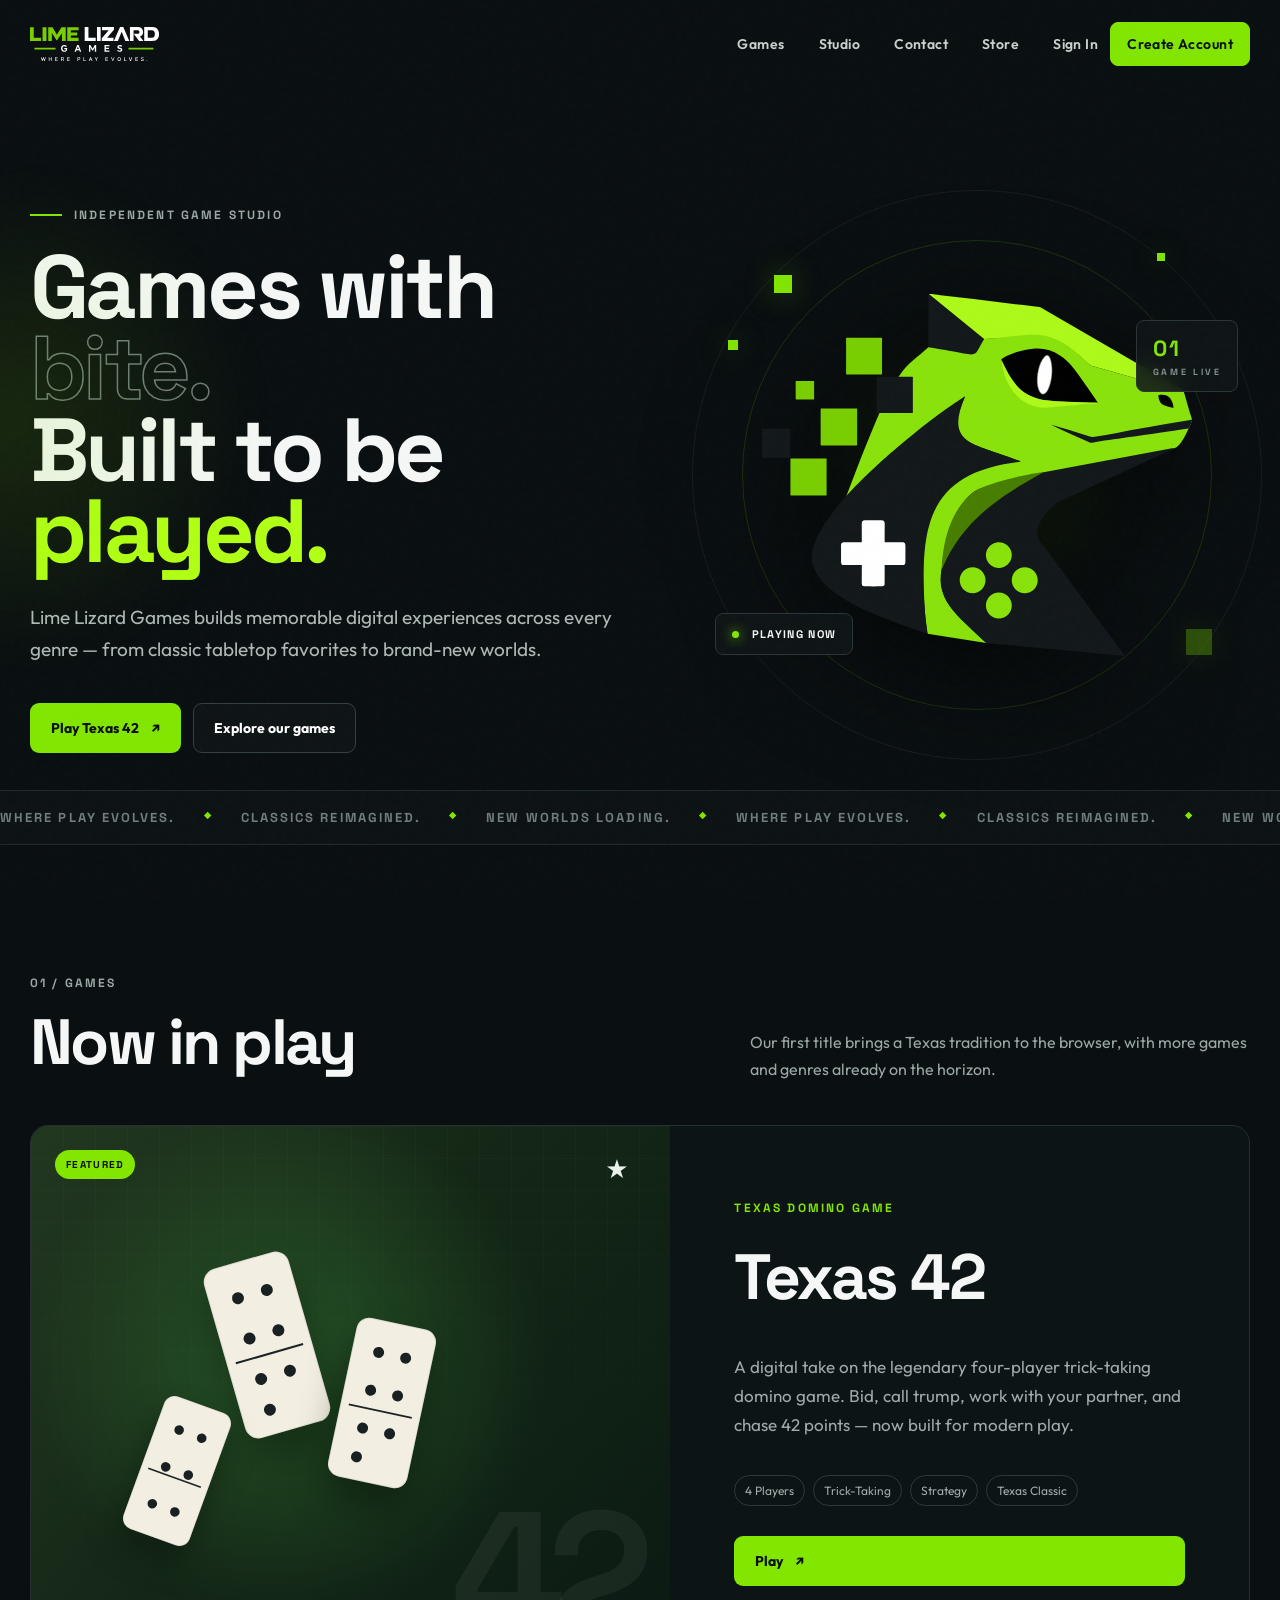
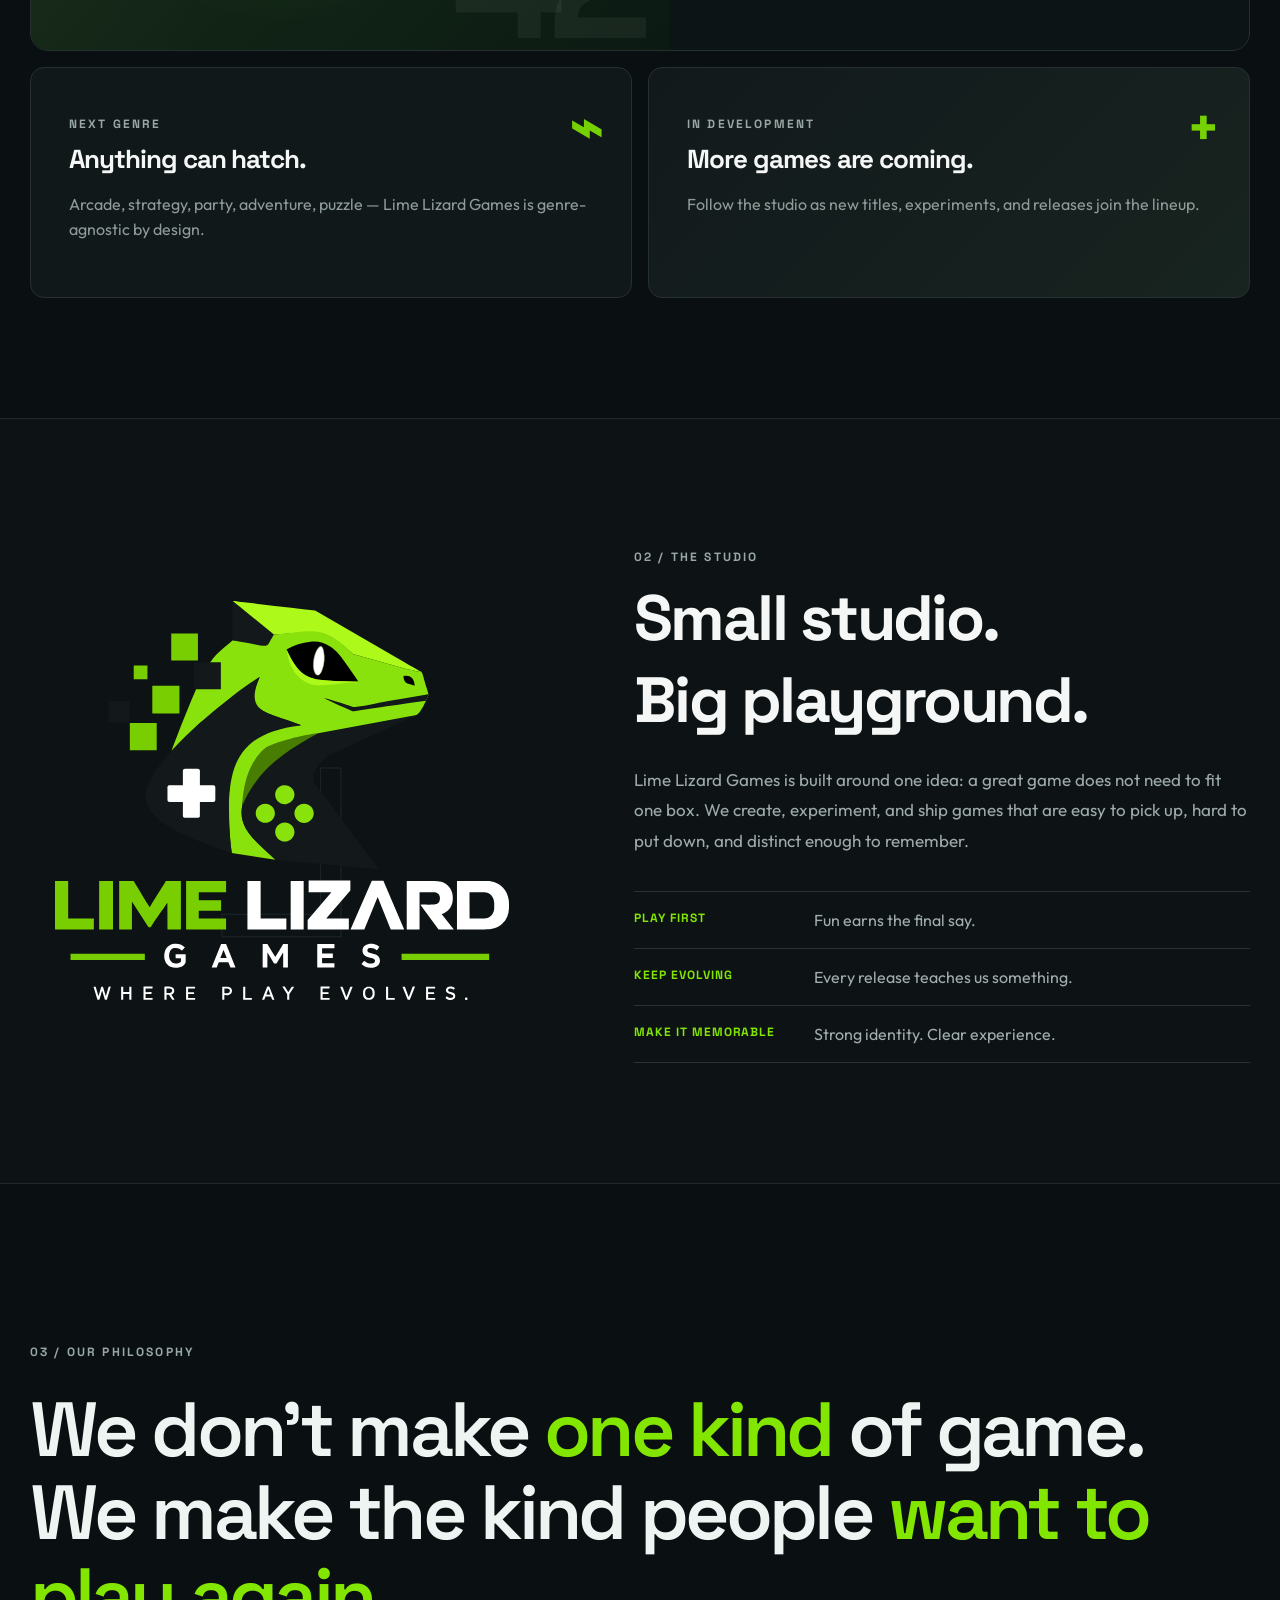
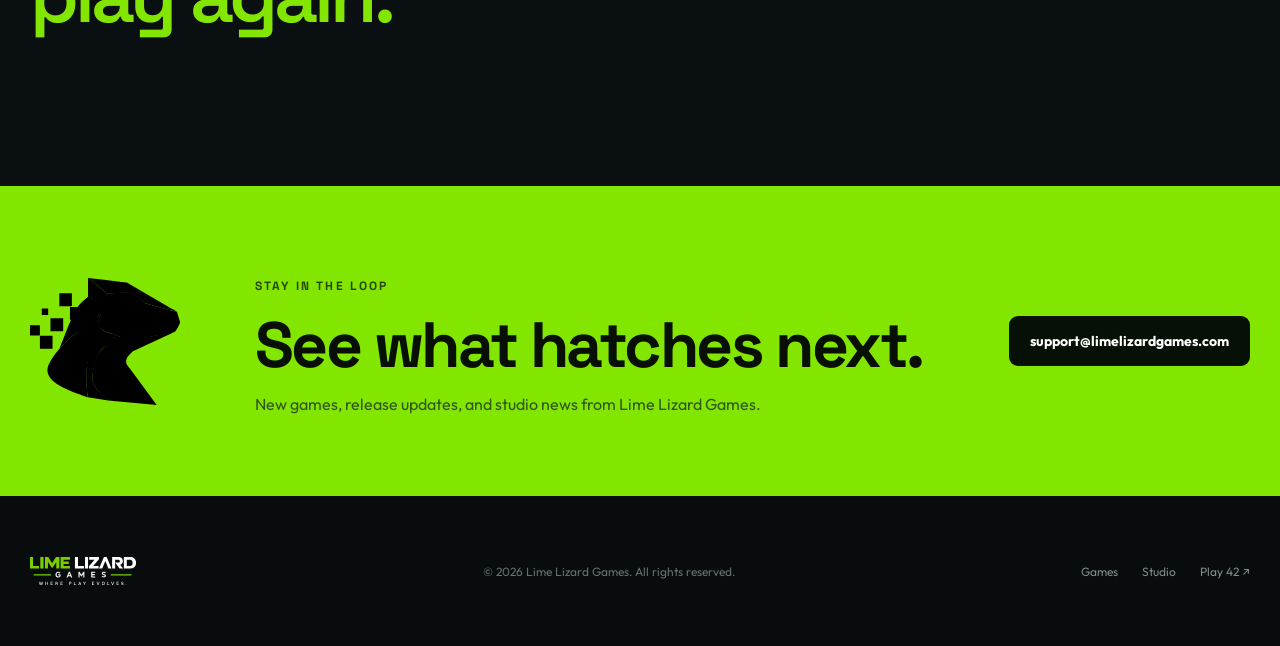
<file: index.html>
<!doctype html>
<html lang="en">
<head>
  <meta charset="utf-8" />
  <meta name="viewport" content="width=device-width, initial-scale=1" />
  <meta name="theme-color" content="#0b1012" />
  <meta name="description" content="Lime Lizard Games creates fresh digital games across every genre. Play Texas 42 and discover what's evolving next." />
  <title>Lime Lizard Games — Where Play Evolves</title>
  <link rel="icon" href="assets/lime-lizard-head.svg" type="image/svg+xml" />
  <link rel="preconnect" href="https://fonts.googleapis.com">
  <link rel="preconnect" href="https://fonts.gstatic.com" crossorigin>
  <link href="https://fonts.googleapis.com/css2?family=Outfit:wght@400;500;600;700;800&family=Space+Grotesk:wght@500;600;700&display=swap" rel="stylesheet">
  <link rel="stylesheet" href="styles.css" />
  <link rel="stylesheet" href="account-ui.css" />
</head>
<body>
  <div class="noise" aria-hidden="true"></div>
  <header class="site-header" id="top">
    <div class="nav-wrap shell">
      <a class="brand" href="#top" aria-label="Lime Lizard Games home">
        <img src="assets/lime-lizard-word.svg" alt="Lime Lizard Games" />
      </a>
      <button class="menu-toggle" aria-label="Open navigation" aria-expanded="false">
        <span></span><span></span>
      </button>
      <nav class="nav" aria-label="Primary navigation">
        <a href="#games">Games</a>
        <a href="#studio">Studio</a>
        <a href="#contact">Contact</a>
        <a href="/store/">Store</a>
        <div class="auth-nav" id="authNav">
          <a href="/login/" class="auth-link">Sign In</a>
          <a href="/signup/" class="nav-cta account-cta">Create Account</a>
        </div>
      </nav>
    </div>
  </header>

  <main>
    <section class="hero shell">
      <div class="hero-copy reveal">
        <p class="eyebrow"><span></span> Independent game studio</p>
        <h1>Games with <em>bite.</em><br/>Built to be <span class="lime">played.</span></h1>
        <p class="hero-lede">Lime Lizard Games builds memorable digital experiences across every genre — from classic tabletop favorites to brand-new worlds.</p>
        <div class="hero-actions">
          <a class="btn primary" href="https://play42.limelizardgames.com">Play Texas 42 <span>↗</span></a>
          <a class="btn ghost" href="#games">Explore our games</a>
        </div>
      </div>

      <div class="hero-art reveal" aria-label="Lime Lizard Games emblem">
        <div class="glow-ring ring-one"></div>
        <div class="glow-ring ring-two"></div>
        <div class="pixel p1"></div><div class="pixel p2"></div><div class="pixel p3"></div><div class="pixel p4"></div>
        <div class="logo-orbit">
          <img src="assets/lime-lizard-head.svg" alt="Lime Lizard controller lizard logo" />
        </div>
        <div class="floating-card fc-one"><span class="status-dot"></span> PLAYING NOW</div>
        <div class="floating-card fc-two">01 <span>GAME LIVE</span></div>
      </div>
    </section>

    <div class="ticker" aria-hidden="true">
      <div class="ticker-track">
        <span>WHERE PLAY EVOLVES.</span><b>◆</b><span>CLASSICS REIMAGINED.</span><b>◆</b><span>NEW WORLDS LOADING.</span><b>◆</b>
        <span>WHERE PLAY EVOLVES.</span><b>◆</b><span>CLASSICS REIMAGINED.</span><b>◆</b><span>NEW WORLDS LOADING.</span><b>◆</b>
      </div>
    </div>

    <section class="games shell section" id="games">
      <div class="section-heading reveal">
        <div><p class="kicker">01 / GAMES</p><h2>Now in play</h2></div>
        <p>Our first title brings a Texas tradition to the browser, with more games and genres already on the horizon.</p>
      </div>

      <article class="game-feature reveal">
        <div class="game-visual">
          <div class="table-felt"></div>
          <div class="domino d1"><i></i><i></i><i></i><hr><i></i><i></i><i></i><i></i></div>
          <div class="domino d2"><i></i><i></i><hr><i></i><i></i><i></i><i></i><i></i></div>
          <div class="domino d3"><i></i><i></i><i></i><i></i><hr><i></i><i></i></div>
          <div class="texas-star">★</div>
          <div class="game-badge">FEATURED</div>
          <div class="forty-two">42</div>
        </div>
        <div class="game-copy">
          <p class="kicker lime-text">TEXAS DOMINO GAME</p>
          <h3>Texas 42</h3>
          <p>A digital take on the legendary four-player trick-taking domino game. Bid, call trump, work with your partner, and chase 42 points — now built for modern play.</p>
          <div class="feature-pills">
            <span>4 Players</span><span>Trick-Taking</span><span>Strategy</span><span>Texas Classic</span>
          </div>
          <a class="btn primary" href="https://play42.limelizardgames.com">Play<span>↗</span></a>
        </div>
      </article>

      <div class="coming-grid reveal">
        <article class="coming-card">
          <div class="genre-icon">⌁</div><p class="kicker">NEXT GENRE</p><h4>Anything can hatch.</h4><p>Arcade, strategy, party, adventure, puzzle — Lime Lizard Games is genre-agnostic by design.</p>
        </article>
        <article class="coming-card dark-card">
          <div class="big-plus">+</div><p class="kicker">IN DEVELOPMENT</p><h4>More games are coming.</h4><p>Follow the studio as new titles, experiments, and releases join the lineup.</p>
        </article>
      </div>
    </section>

    <section class="studio section" id="studio">
      <div class="shell studio-grid">
        <div class="studio-mark reveal">
          <span class="outline-number">LLG</span>
          <img src="assets/lime-lizard-full.svg" alt="Lime Lizard Games — Where Play Evolves" />
        </div>
        <div class="studio-copy reveal">
          <p class="kicker">02 / THE STUDIO</p>
          <h2>Small studio.<br/>Big playground.</h2>
          <p>Lime Lizard Games is built around one idea: a great game does not need to fit one box. We create, experiment, and ship games that are easy to pick up, hard to put down, and distinct enough to remember.</p>
          <div class="principles">
            <div><strong>PLAY FIRST</strong><span>Fun earns the final say.</span></div>
            <div><strong>KEEP EVOLVING</strong><span>Every release teaches us something.</span></div>
            <div><strong>MAKE IT MEMORABLE</strong><span>Strong identity. Clear experience.</span></div>
          </div>
        </div>
      </div>
    </section>

    <section class="manifesto shell section reveal">
      <p class="kicker">03 / OUR PHILOSOPHY</p>
      <p class="manifesto-line">We don't make <span>one kind</span> of game.<br/>We make the kind people <span>want to play again.</span></p>
    </section>

    <section class="cta-section" id="contact">
      <div class="shell cta-inner reveal">
        <img src="assets/lime-lizard-head.svg" alt="" aria-hidden="true" />
        <div>
          <p class="kicker">STAY IN THE LOOP</p>
          <h2>See what hatches next.</h2>
          <p>New games, release updates, and studio news from Lime Lizard Games.</p>
        </div>
        <a class="btn light" href="mailto:support@limelizardgames.com">support@limelizardgames.com</a>
      </div>
    </section>
  </main>

  <footer>
    <div class="shell footer-inner">
      <img src="assets/lime-lizard-word.svg" alt="Lime Lizard Games" />
      <p>© <span id="year"></span> Lime Lizard Games. All rights reserved.</p>
      <div class="footer-links"><a href="#games">Games</a><a href="#studio">Studio</a><a href="https://play42.limelizardgames.com">Play 42 ↗</a></div>
    </div>
  </footer>

  <script src="script.js"></script>
  <script type="module" src="auth-nav.js"></script>
</body>
</html>
</file>
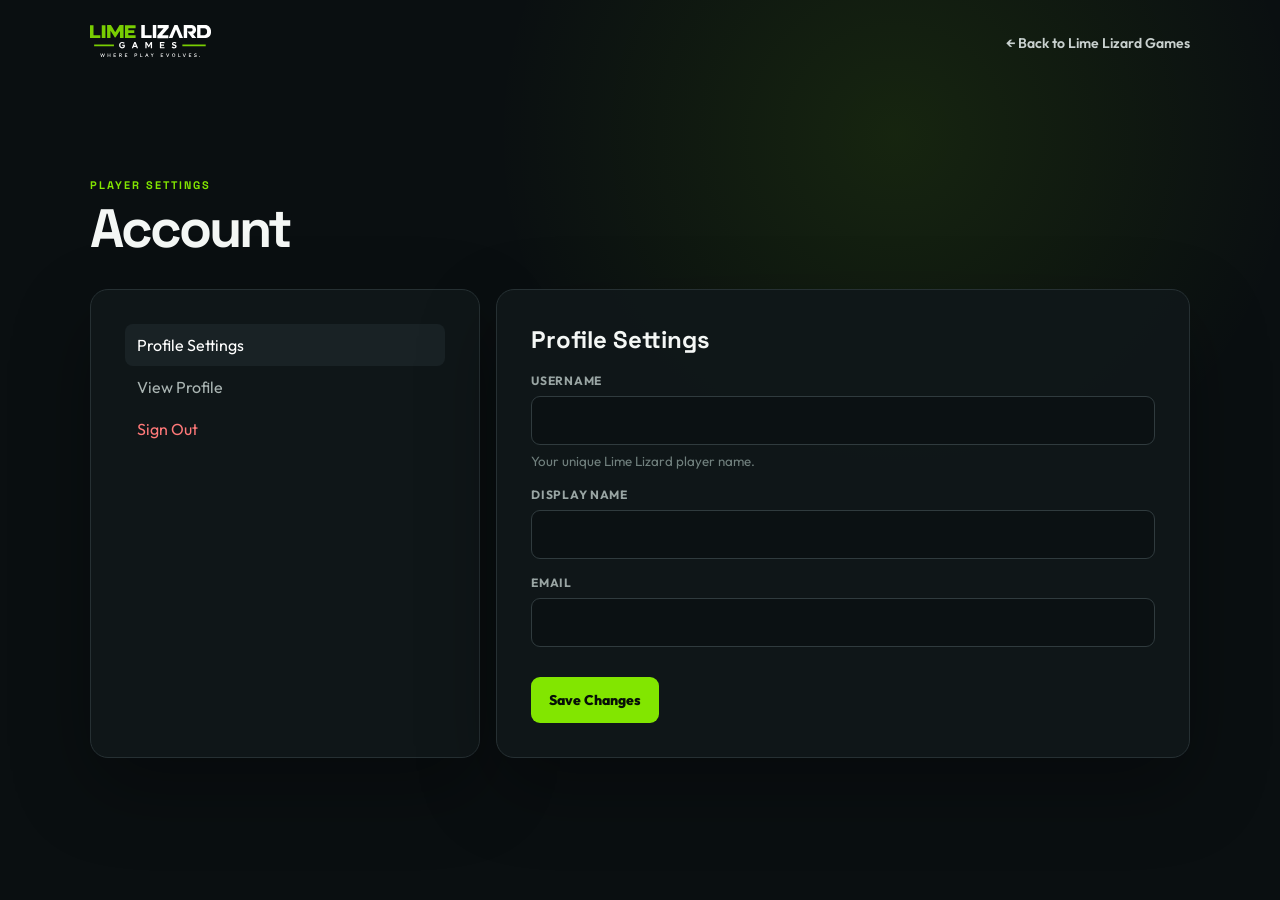
<file: account/index.html>
<!doctype html><html lang="en"><head><meta charset="utf-8"><meta name="viewport" content="width=device-width,initial-scale=1"><title>Account Settings — Lime Lizard Games</title><link rel="preconnect" href="https://fonts.googleapis.com"><link rel="preconnect" href="https://fonts.gstatic.com" crossorigin><link href="https://fonts.googleapis.com/css2?family=Outfit:wght@400;500;600;700;800&family=Space+Grotesk:wght@500;600;700&display=swap" rel="stylesheet"><link rel="stylesheet" href="/portal.css"><link rel="icon" href="/assets/lime-lizard-head.svg" type="image/svg+xml"></head><body><header class="topbar page-shell"><a href="/"><img src="/assets/lime-lizard-word.svg" alt="Lime Lizard Games"></a><a href="/">← Back to Lime Lizard Games</a></header>
<main class="page-shell profile-page"><section class="profile-head"><div><p class="eyebrow">PLAYER SETTINGS</p><h1>Account</h1></div></section>
<div class="account-grid"><aside class="panel"><a class="sidebar-link active" href="/account/">Profile Settings</a><a class="sidebar-link" href="/profile/">View Profile</a><button id="signOut" class="sidebar-link danger" style="width:100%;text-align:left;border:0;background:none;font:inherit;cursor:pointer">Sign Out</button></aside>
<section class="panel"><h2>Profile Settings</h2><form id="accountForm"><div class="field"><label for="username">Username</label><input id="username" name="username" pattern="[A-Za-z0-9_]{3,20}" minlength="3" maxlength="20" required><small>Your unique Lime Lizard player name.</small></div><div class="field"><label for="displayName">Display name</label><input id="displayName" name="displayName" maxlength="40" required></div><div class="field"><label>Email</label><input id="email" type="email" disabled></div><div id="message" class="message"></div><div class="save-row"><button class="primary-button" id="saveButton" type="submit">Save Changes</button></div></form></section></div>
</main><script type="module" src="/account/account.js"></script></body></html>
</file>
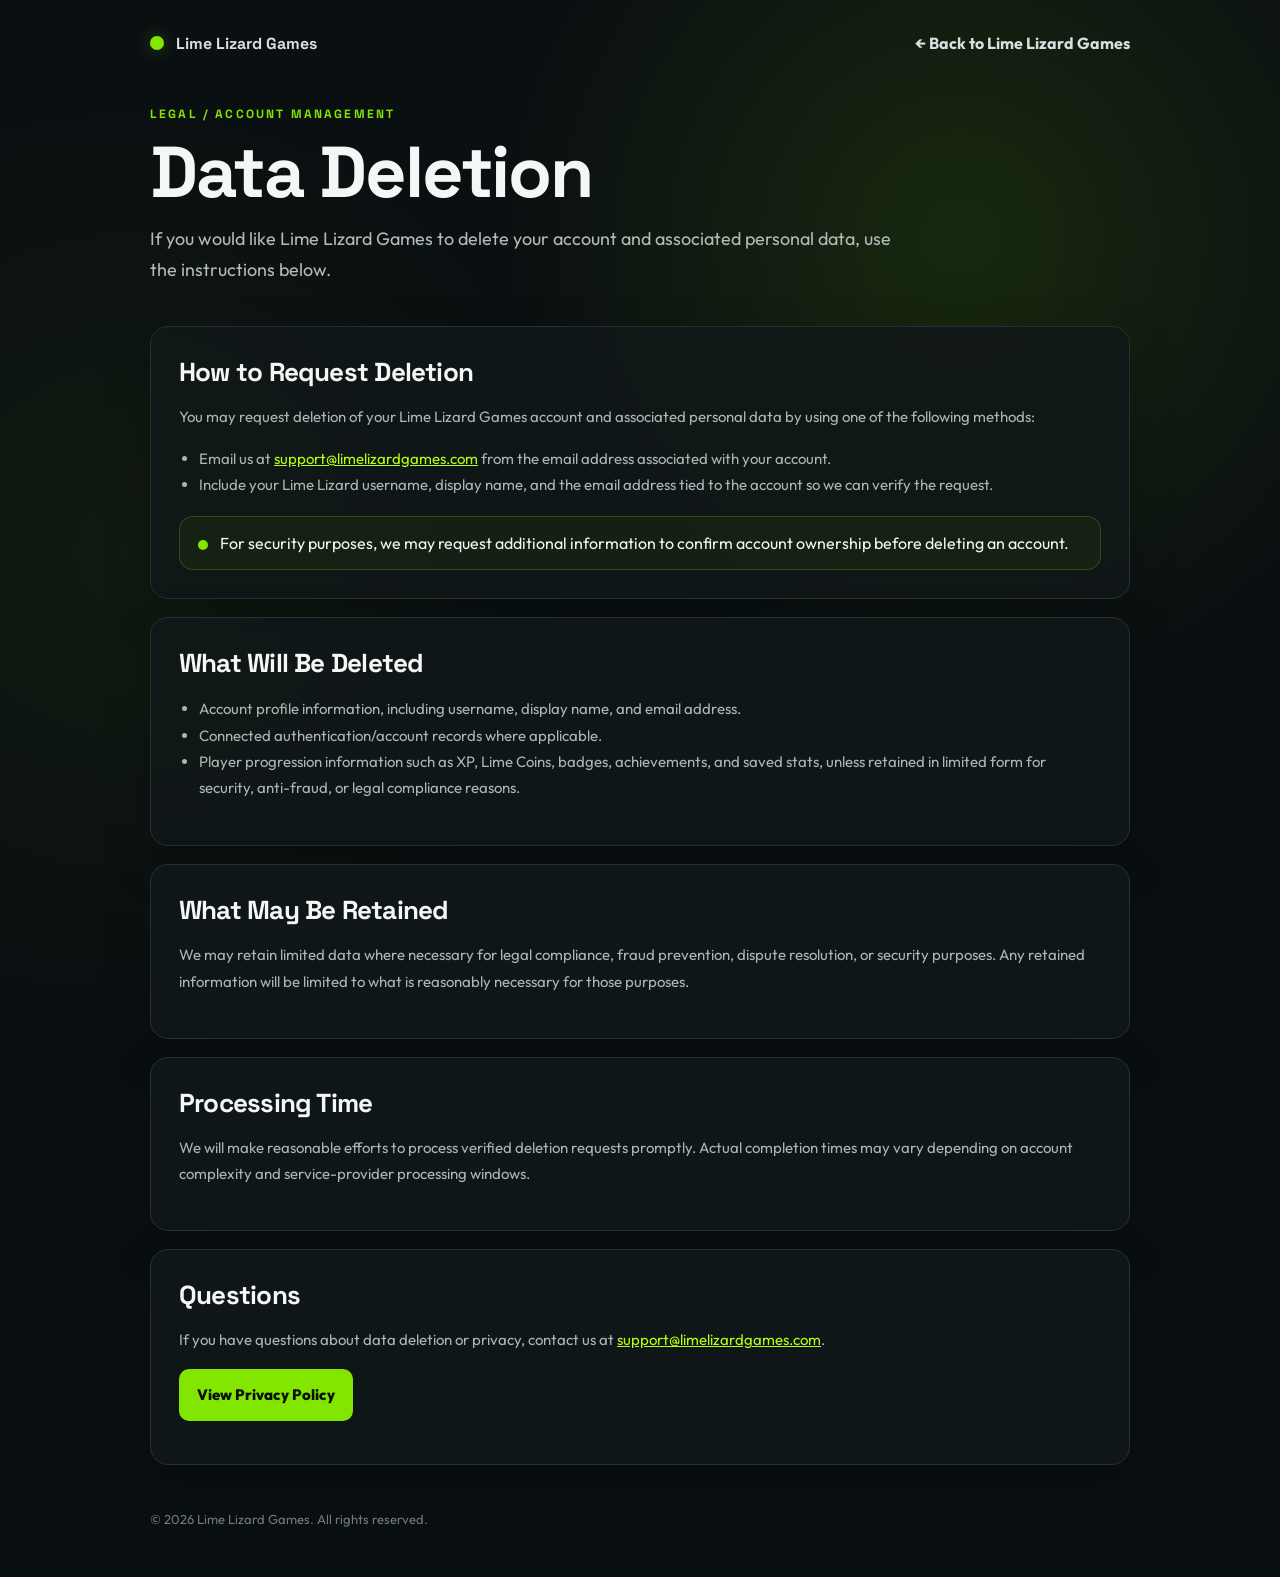
<file: data-deletion/index.html>
<!doctype html>
<html lang="en">
<head>
  <meta charset="utf-8">
  <meta name="viewport" content="width=device-width,initial-scale=1">
  <title>Data Deletion — Lime Lizard Games</title>
  <meta name="description" content="Data deletion instructions for Lime Lizard Games accounts.">
  <link rel="preconnect" href="https://fonts.googleapis.com">
  <link rel="preconnect" href="https://fonts.gstatic.com" crossorigin>
  <link href="https://fonts.googleapis.com/css2?family=Outfit:wght@400;500;600;700;800&family=Space+Grotesk:wght@500;600;700&display=swap" rel="stylesheet">
  <style>
:root{
  --bg:#0a0f11;
  --panel:#101719;
  --panel2:#141d20;
  --ink:#f4f7f5;
  --muted:#9aa8a5;
  --lime:#82e600;
  --lime2:#b2ff16;
  --line:#263033;
}
*{box-sizing:border-box}
html{scroll-behavior:smooth}
body{
  margin:0;
  background:
    radial-gradient(circle at 75% 15%, rgba(130,230,0,.12), transparent 28%),
    radial-gradient(circle at 10% 35%, rgba(130,230,0,.05), transparent 30%),
    var(--bg);
  color:var(--ink);
  font-family: Outfit, system-ui, sans-serif;
}
.page-shell{width:min(980px, calc(100% - 32px)); margin:auto}
.topbar{
  height:86px; display:flex; align-items:center; justify-content:space-between;
}
.topbar a{color:#d8e0de; text-decoration:none; font-weight:700}
.wordmark{
  display:inline-flex; align-items:center; gap:12px; text-decoration:none; color:#fff;
  font-family:"Space Grotesk", sans-serif; font-weight:700;
}
.logo-dot{
  width:14px; height:14px; border-radius:50%;
  background:var(--lime);
  box-shadow:0 0 18px rgba(130,230,0,.35);
}
.hero{
  padding:22px 0 22px;
}
.kicker{
  color:var(--lime);
  font:700 12px/1 "Space Grotesk", sans-serif;
  text-transform:uppercase; letter-spacing:.18em;
  margin:0 0 18px;
}
h1,h2,h3{
  font-family:"Space Grotesk", sans-serif;
  letter-spacing:-.03em;
}
h1{
  font-size:clamp(40px, 7vw, 72px);
  line-height:.95;
  margin:0 0 18px;
}
.hero p.lede{
  color:#b1bcb9;
  max-width:760px;
  line-height:1.7;
  font-size:18px;
  margin:0;
}
.card{
  background:rgba(16,23,25,.88);
  border:1px solid var(--line);
  border-radius:18px;
  padding:28px;
  margin:18px 0;
  box-shadow:0 18px 50px rgba(0,0,0,.18);
}
.card h2{
  font-size:26px;
  margin:0 0 14px;
}
.card h3{
  font-size:18px;
  margin:24px 0 10px;
  color:#fff;
}
.card p, .card li{
  color:#aab6b3;
  line-height:1.75;
  font-size:15px;
}
.card ul{padding-left:20px}
.muted{color:#7f8c89; font-size:14px}
.footer{
  padding:28px 0 50px;
  color:#6e7c79;
  font-size:13px;
}
.notice{
  display:flex; gap:12px; align-items:flex-start;
  border:1px solid rgba(130,230,0,.22);
  background:rgba(130,230,0,.05);
  border-radius:14px;
  padding:16px 18px;
  margin:18px 0 0;
}
.notice-dot{
  width:10px; height:10px; border-radius:50%;
  background:var(--lime);
  margin-top:7px; flex:0 0 auto;
}
.button-link{
  display:inline-flex; align-items:center; gap:10px;
  padding:13px 18px; border-radius:10px; text-decoration:none;
  background:var(--lime); color:#071006; font-weight:800;
}
.button-link:hover{background:var(--lime2)}
@media (max-width:640px){
  .topbar{height:72px}
  .card{padding:22px}
}
</style>
</head>
<body>
  <header class="page-shell topbar">
    <a class="wordmark" href="/"><span class="logo-dot"></span><span>Lime Lizard Games</span></a>
    <a href="/">← Back to Lime Lizard Games</a>
  </header>

  <main class="page-shell">
    <section class="hero">
      <p class="kicker">Legal / Account Management</p>
      <h1>Data Deletion</h1>
      <p class="lede">If you would like Lime Lizard Games to delete your account and associated personal data, use the instructions below.</p>
    </section>

    <section class="card">
      <h2>How to Request Deletion</h2>
      <p>You may request deletion of your Lime Lizard Games account and associated personal data by using one of the following methods:</p>
      <ul>
        <li>Email us at <a href="mailto:support@limelizardgames.com" style="color:#b2ff16;">support@limelizardgames.com</a> from the email address associated with your account.</li>
        <li>Include your Lime Lizard username, display name, and the email address tied to the account so we can verify the request.</li>
      </ul>

      <div class="notice">
        <span class="notice-dot"></span>
        <div>
          For security purposes, we may request additional information to confirm account ownership before deleting an account.
        </div>
      </div>
    </section>

    <section class="card">
      <h2>What Will Be Deleted</h2>
      <ul>
        <li>Account profile information, including username, display name, and email address.</li>
        <li>Connected authentication/account records where applicable.</li>
        <li>Player progression information such as XP, Lime Coins, badges, achievements, and saved stats, unless retained in limited form for security, anti-fraud, or legal compliance reasons.</li>
      </ul>
    </section>

    <section class="card">
      <h2>What May Be Retained</h2>
      <p>We may retain limited data where necessary for legal compliance, fraud prevention, dispute resolution, or security purposes. Any retained information will be limited to what is reasonably necessary for those purposes.</p>
    </section>

    <section class="card">
      <h2>Processing Time</h2>
      <p>We will make reasonable efforts to process verified deletion requests promptly. Actual completion times may vary depending on account complexity and service-provider processing windows.</p>
    </section>

    <section class="card">
      <h2>Questions</h2>
      <p>If you have questions about data deletion or privacy, contact us at <a href="mailto:support@limelizardgames.com" style="color:#b2ff16;">support@limelizardgames.com</a>.</p>
      <p><a class="button-link" href="/privacy/">View Privacy Policy</a></p>
    </section>
  </main>

  <footer class="page-shell footer">
    © 2026 Lime Lizard Games. All rights reserved.
  </footer>
</body>
</html>
</file>
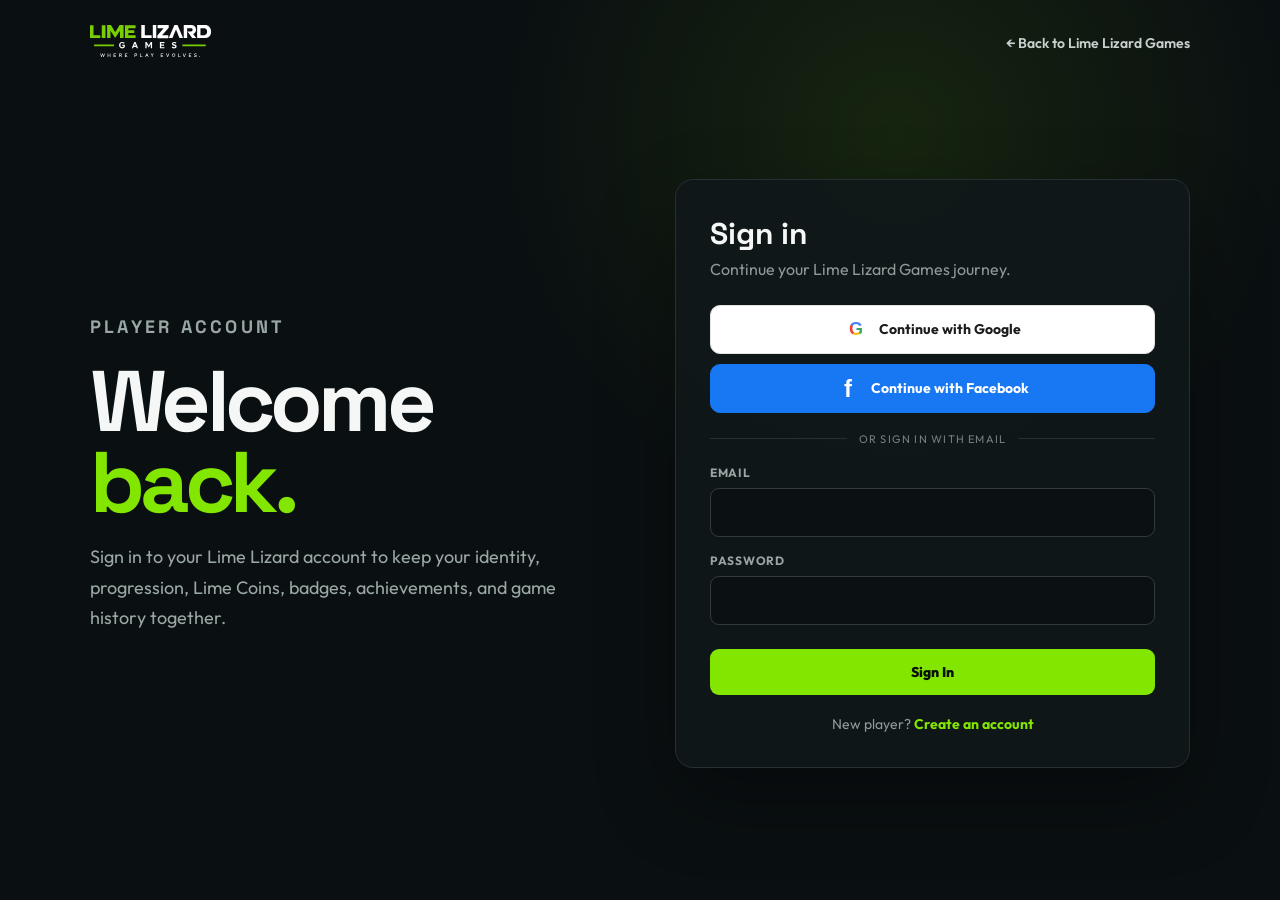
<file: login/index.html>
<!doctype html>
<html lang="en">
<head>
  <meta charset="utf-8">
  <meta name="viewport" content="width=device-width,initial-scale=1">
  <title>Sign In — Lime Lizard Games</title>
  <link rel="preconnect" href="https://fonts.googleapis.com"><link rel="preconnect" href="https://fonts.gstatic.com" crossorigin><link href="https://fonts.googleapis.com/css2?family=Outfit:wght@400;500;600;700;800&family=Space+Grotesk:wght@500;600;700&display=swap" rel="stylesheet"><link rel="stylesheet" href="/portal.css"><link rel="icon" href="/assets/lime-lizard-head.svg" type="image/svg+xml">
</head>
<body>
  <header class="topbar page-shell"><a href="/"><img src="/assets/lime-lizard-word.svg" alt="Lime Lizard Games"></a><a href="/">← Back to Lime Lizard Games</a></header>
  <main class="page-shell auth-layout">
    <section class="brand-panel">
      <p class="eyebrow">PLAYER ACCOUNT</p>
      <h1>Welcome<br><span>back.</span></h1>
      <p>Sign in to your Lime Lizard account to keep your identity, progression, Lime Coins, badges, achievements, and game history together.</p>
    </section>

    <section class="form-card">
      <h2>Sign in</h2>
      <p>Continue your Lime Lizard Games journey.</p>

      <div class="social-auth">
        <button class="social-button google" id="googleLogin" type="button">
          <span class="social-icon google-icon">G</span>
          <span>Continue with Google</span>
        </button>

        <button class="social-button facebook" id="facebookLogin" type="button">
          <span class="social-icon facebook-icon">f</span>
          <span>Continue with Facebook</span>
        </button>
      </div>

      <div class="auth-divider"><span>or sign in with email</span></div>

      <form id="loginForm">
        <div class="field">
          <label for="email">Email</label>
          <input id="email" name="email" type="email" autocomplete="email" required>
        </div>

        <div class="field">
          <label for="password">Password</label>
          <input id="password" name="password" type="password" autocomplete="current-password" required>
        </div>

        <div id="message" class="message"></div>

        <button id="submitButton" class="primary-button" type="submit">Sign In</button>
      </form>

      <p class="helper">New player? <a href="/signup/">Create an account</a></p>
    </section>
  </main>

  <script type="module" src="/login/login.js"></script>
</body>
</html>
</file>
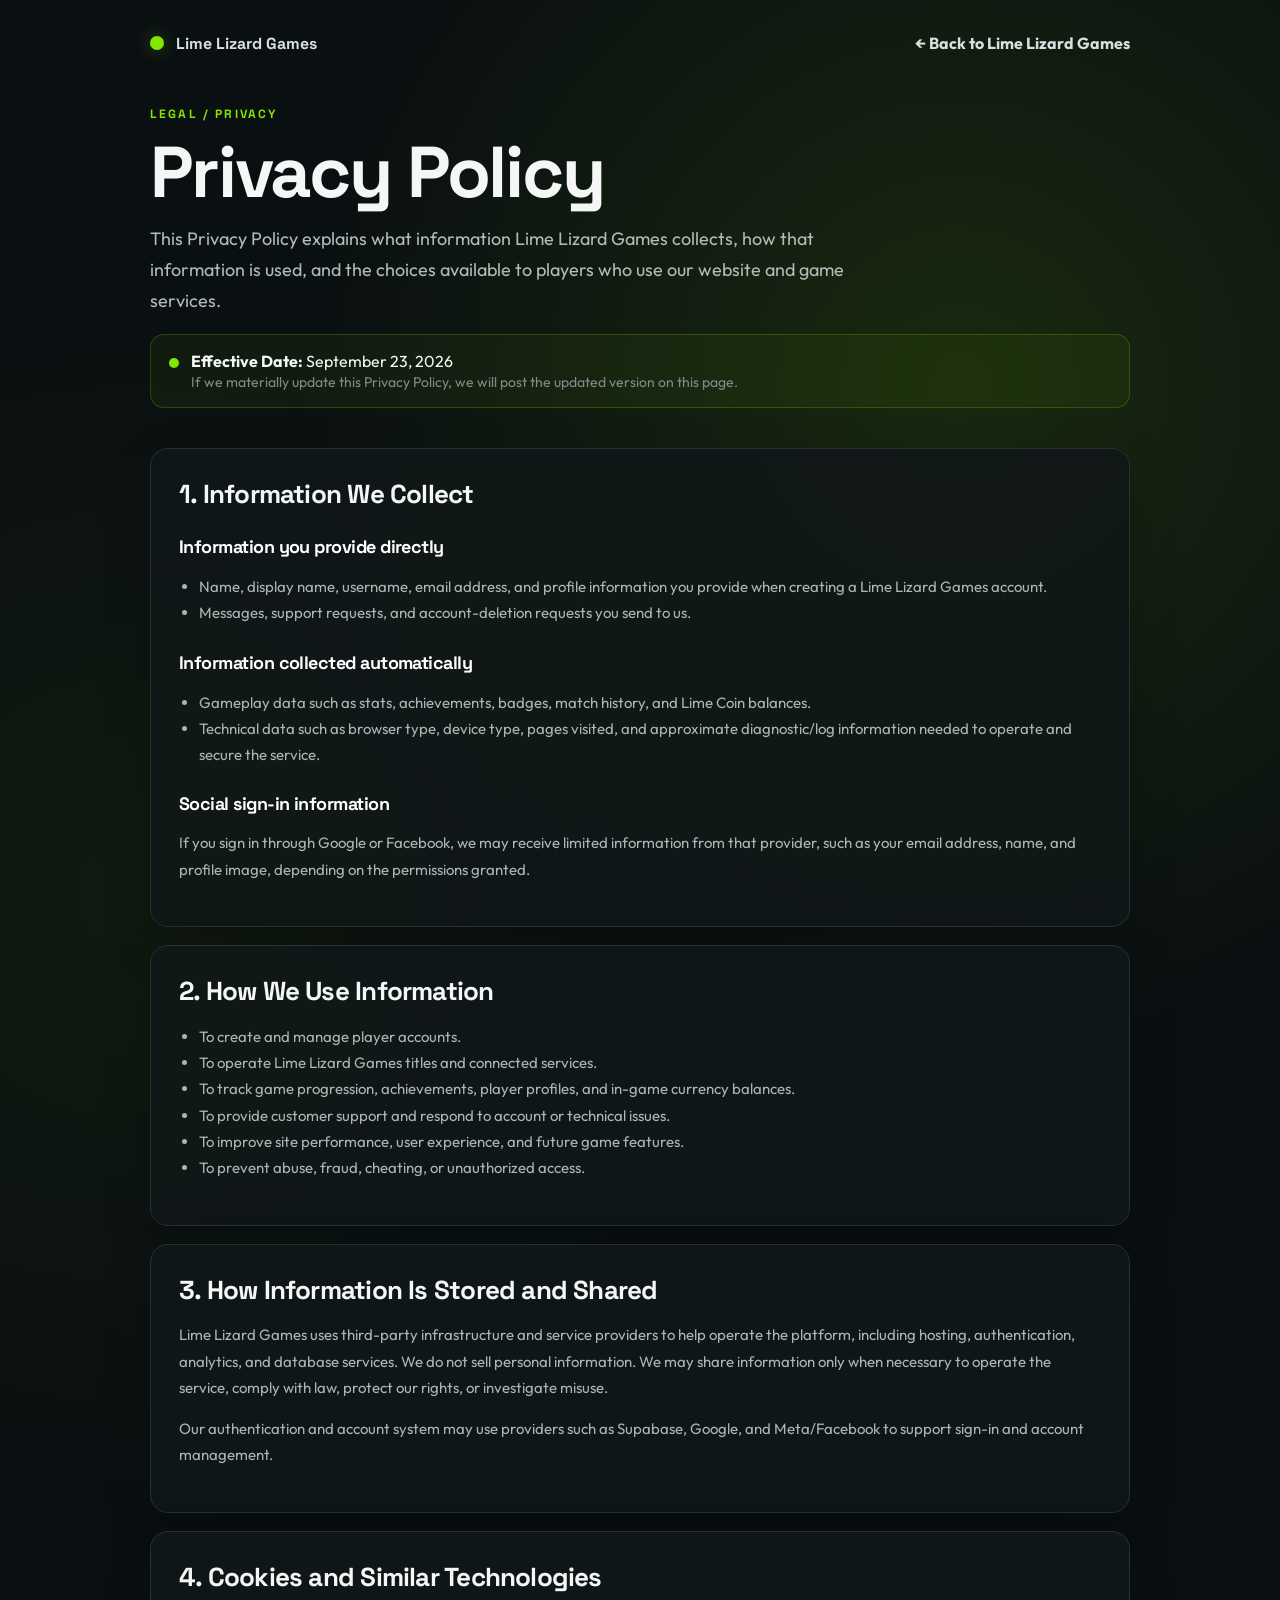
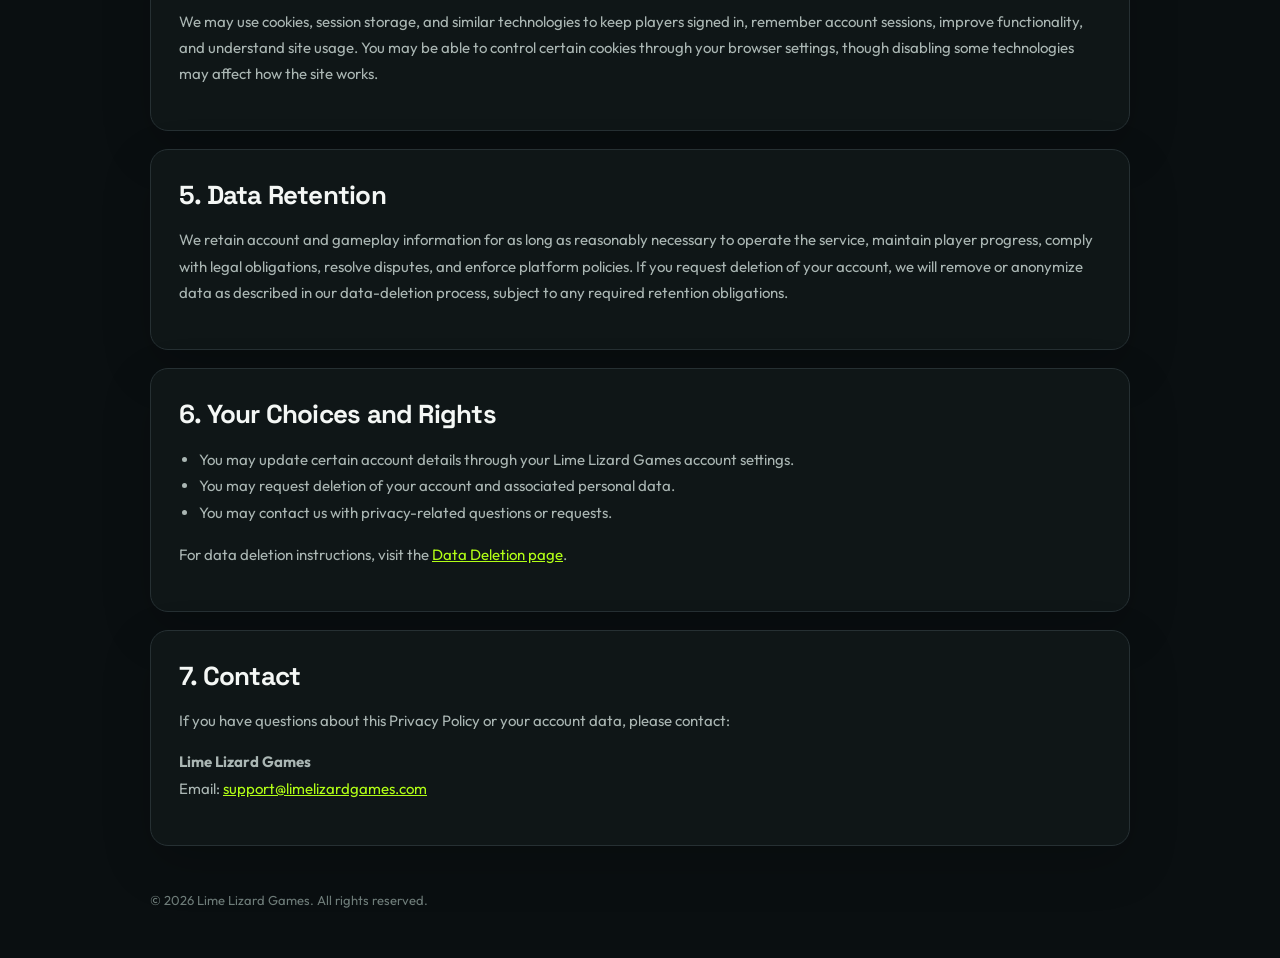
<file: privacy/index.html>
<!doctype html>
<html lang="en">
<head>
  <meta charset="utf-8">
  <meta name="viewport" content="width=device-width,initial-scale=1">
  <title>Privacy Policy — Lime Lizard Games</title>
  <meta name="description" content="Privacy Policy for Lime Lizard Games.">
  <link rel="preconnect" href="https://fonts.googleapis.com">
  <link rel="preconnect" href="https://fonts.gstatic.com" crossorigin>
  <link href="https://fonts.googleapis.com/css2?family=Outfit:wght@400;500;600;700;800&family=Space+Grotesk:wght@500;600;700&display=swap" rel="stylesheet">
  <style>
:root{
  --bg:#0a0f11;
  --panel:#101719;
  --panel2:#141d20;
  --ink:#f4f7f5;
  --muted:#9aa8a5;
  --lime:#82e600;
  --lime2:#b2ff16;
  --line:#263033;
}
*{box-sizing:border-box}
html{scroll-behavior:smooth}
body{
  margin:0;
  background:
    radial-gradient(circle at 75% 15%, rgba(130,230,0,.12), transparent 28%),
    radial-gradient(circle at 10% 35%, rgba(130,230,0,.05), transparent 30%),
    var(--bg);
  color:var(--ink);
  font-family: Outfit, system-ui, sans-serif;
}
.page-shell{width:min(980px, calc(100% - 32px)); margin:auto}
.topbar{
  height:86px; display:flex; align-items:center; justify-content:space-between;
}
.topbar a{color:#d8e0de; text-decoration:none; font-weight:700}
.wordmark{
  display:inline-flex; align-items:center; gap:12px; text-decoration:none; color:#fff;
  font-family:"Space Grotesk", sans-serif; font-weight:700;
}
.logo-dot{
  width:14px; height:14px; border-radius:50%;
  background:var(--lime);
  box-shadow:0 0 18px rgba(130,230,0,.35);
}
.hero{
  padding:22px 0 22px;
}
.kicker{
  color:var(--lime);
  font:700 12px/1 "Space Grotesk", sans-serif;
  text-transform:uppercase; letter-spacing:.18em;
  margin:0 0 18px;
}
h1,h2,h3{
  font-family:"Space Grotesk", sans-serif;
  letter-spacing:-.03em;
}
h1{
  font-size:clamp(40px, 7vw, 72px);
  line-height:.95;
  margin:0 0 18px;
}
.hero p.lede{
  color:#b1bcb9;
  max-width:760px;
  line-height:1.7;
  font-size:18px;
  margin:0;
}
.card{
  background:rgba(16,23,25,.88);
  border:1px solid var(--line);
  border-radius:18px;
  padding:28px;
  margin:18px 0;
  box-shadow:0 18px 50px rgba(0,0,0,.18);
}
.card h2{
  font-size:26px;
  margin:0 0 14px;
}
.card h3{
  font-size:18px;
  margin:24px 0 10px;
  color:#fff;
}
.card p, .card li{
  color:#aab6b3;
  line-height:1.75;
  font-size:15px;
}
.card ul{padding-left:20px}
.muted{color:#7f8c89; font-size:14px}
.footer{
  padding:28px 0 50px;
  color:#6e7c79;
  font-size:13px;
}
.notice{
  display:flex; gap:12px; align-items:flex-start;
  border:1px solid rgba(130,230,0,.22);
  background:rgba(130,230,0,.05);
  border-radius:14px;
  padding:16px 18px;
  margin:18px 0 0;
}
.notice-dot{
  width:10px; height:10px; border-radius:50%;
  background:var(--lime);
  margin-top:7px; flex:0 0 auto;
}
.button-link{
  display:inline-flex; align-items:center; gap:10px;
  padding:13px 18px; border-radius:10px; text-decoration:none;
  background:var(--lime); color:#071006; font-weight:800;
}
.button-link:hover{background:var(--lime2)}
@media (max-width:640px){
  .topbar{height:72px}
  .card{padding:22px}
}
</style>
</head>
<body>
  <header class="page-shell topbar">
    <a class="wordmark" href="/"><span class="logo-dot"></span><span>Lime Lizard Games</span></a>
    <a href="/">← Back to Lime Lizard Games</a>
  </header>

  <main class="page-shell">
    <section class="hero">
      <p class="kicker">Legal / Privacy</p>
      <h1>Privacy Policy</h1>
      <p class="lede">This Privacy Policy explains what information Lime Lizard Games collects, how that information is used, and the choices available to players who use our website and game services.</p>
      <div class="notice">
        <span class="notice-dot"></span>
        <div>
          <strong>Effective Date:</strong> September 23, 2026<br>
          <span class="muted">If we materially update this Privacy Policy, we will post the updated version on this page.</span>
        </div>
      </div>
    </section>

    <section class="card">
      <h2>1. Information We Collect</h2>
      <h3>Information you provide directly</h3>
      <ul>
        <li>Name, display name, username, email address, and profile information you provide when creating a Lime Lizard Games account.</li>
        <li>Messages, support requests, and account-deletion requests you send to us.</li>
      </ul>

      <h3>Information collected automatically</h3>
      <ul>
        <li>Gameplay data such as stats, achievements, badges, match history, and Lime Coin balances.</li>
        <li>Technical data such as browser type, device type, pages visited, and approximate diagnostic/log information needed to operate and secure the service.</li>
      </ul>

      <h3>Social sign-in information</h3>
      <p>If you sign in through Google or Facebook, we may receive limited information from that provider, such as your email address, name, and profile image, depending on the permissions granted.</p>
    </section>

    <section class="card">
      <h2>2. How We Use Information</h2>
      <ul>
        <li>To create and manage player accounts.</li>
        <li>To operate Lime Lizard Games titles and connected services.</li>
        <li>To track game progression, achievements, player profiles, and in-game currency balances.</li>
        <li>To provide customer support and respond to account or technical issues.</li>
        <li>To improve site performance, user experience, and future game features.</li>
        <li>To prevent abuse, fraud, cheating, or unauthorized access.</li>
      </ul>
    </section>

    <section class="card">
      <h2>3. How Information Is Stored and Shared</h2>
      <p>Lime Lizard Games uses third-party infrastructure and service providers to help operate the platform, including hosting, authentication, analytics, and database services. We do not sell personal information. We may share information only when necessary to operate the service, comply with law, protect our rights, or investigate misuse.</p>
      <p>Our authentication and account system may use providers such as Supabase, Google, and Meta/Facebook to support sign-in and account management.</p>
    </section>

    <section class="card">
      <h2>4. Cookies and Similar Technologies</h2>
      <p>We may use cookies, session storage, and similar technologies to keep players signed in, remember account sessions, improve functionality, and understand site usage. You may be able to control certain cookies through your browser settings, though disabling some technologies may affect how the site works.</p>
    </section>

    <section class="card">
      <h2>5. Data Retention</h2>
      <p>We retain account and gameplay information for as long as reasonably necessary to operate the service, maintain player progress, comply with legal obligations, resolve disputes, and enforce platform policies. If you request deletion of your account, we will remove or anonymize data as described in our data-deletion process, subject to any required retention obligations.</p>
    </section>

    <section class="card">
      <h2>6. Your Choices and Rights</h2>
      <ul>
        <li>You may update certain account details through your Lime Lizard Games account settings.</li>
        <li>You may request deletion of your account and associated personal data.</li>
        <li>You may contact us with privacy-related questions or requests.</li>
      </ul>
      <p>For data deletion instructions, visit the <a href="/data-deletion/" style="color:#b2ff16;">Data Deletion page</a>.</p>
    </section>

    <section class="card">
      <h2>7. Contact</h2>
      <p>If you have questions about this Privacy Policy or your account data, please contact:</p>
      <p><strong>Lime Lizard Games</strong><br>
      Email: <a href="mailto:support@limelizardgames.com" style="color:#b2ff16;">support@limelizardgames.com</a></p>
    </section>
  </main>

  <footer class="page-shell footer">
    © 2026 Lime Lizard Games. All rights reserved.
  </footer>
</body>
</html>
</file>
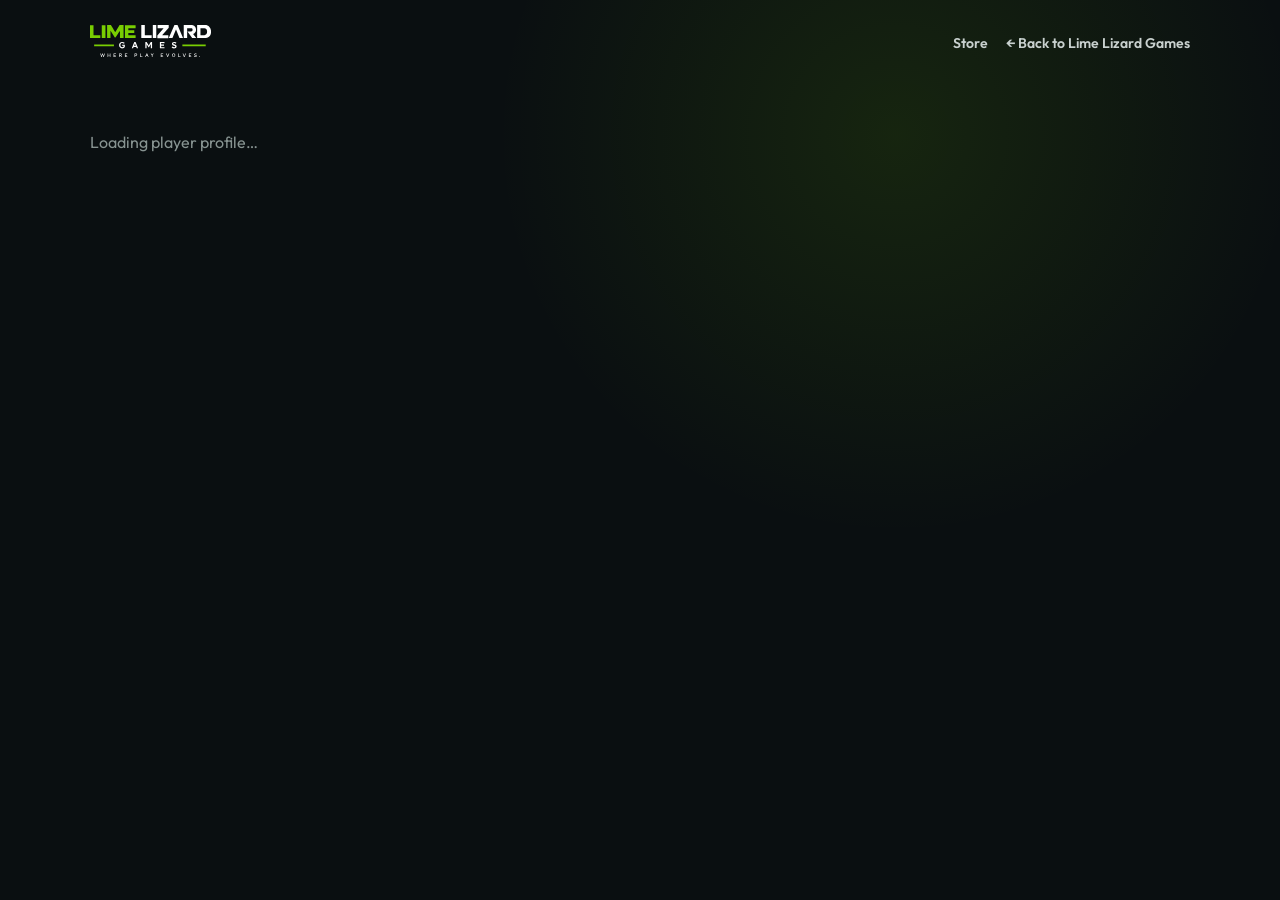
<file: profile/index.html>
<!doctype html>
<html lang="en">
<head>
  <meta charset="utf-8">
  <meta name="viewport" content="width=device-width,initial-scale=1">
  <title>Player Profile — Lime Lizard Games</title>
  <link rel="preconnect" href="https://fonts.googleapis.com">
  <link rel="preconnect" href="https://fonts.gstatic.com" crossorigin>
  <link href="https://fonts.googleapis.com/css2?family=Outfit:wght@400;500;600;700;800&family=Space+Grotesk:wght@500;600;700&display=swap" rel="stylesheet">
  <link rel="stylesheet" href="/portal.css">
  <link rel="icon" href="/assets/lime-lizard-head.svg" type="image/svg+xml">
</head>
<body>
<header class="topbar page-shell">
  <a href="/"><img src="/assets/lime-lizard-word.svg" alt="Lime Lizard Games"></a>
  <div class="profile-top-links">
    <a href="/store/">Store</a>
    <a href="/">← Back to Lime Lizard Games</a>
  </div>
</header>

<main class="page-shell profile-page">
  <div id="loading" class="loading">Loading player profile…</div>

  <div id="profileContent" class="hidden">
    <section class="profile-head">
      <div class="profile-identity">
        <div class="avatar-wrap">
          <div class="avatar-large" id="avatar">L</div>
          <span id="frameLabel" class="frame-label hidden"></span>
        </div>
        <div>
          <p class="eyebrow">LIME LIZARD PLAYER</p>
          <h1 id="displayName">Player</h1>
          <div class="handle" id="username">@player</div>
          <div id="profileTitle" class="profile-title hidden"></div>
        </div>
      </div>
      <a class="ghost-button profile-edit-button" href="/account/">Edit Profile</a>
    </section>

    <div class="dashboard">
      <div>
        <section class="panel">
          <h2>Progression</h2>
          <div class="stats-row">
            <div class="stat"><strong id="level">1</strong><span>LEVEL</span></div>
            <div class="stat"><strong id="xp">0</strong><span>TOTAL XP</span></div>
            <div class="stat"><strong class="coin" id="coins">● 0</strong><span>LIME COINS</span></div>
          </div>
          <div class="xp-wrap">
            <div class="xp-label">
              <span>Progress to next level</span>
              <span id="xpProgressLabel">0 / 100 XP</span>
            </div>
            <div class="xp-track"><div class="xp-fill" id="xpFill"></div></div>
          </div>
        </section>

        <section class="panel" style="margin-top:16px">
          <div class="panel-heading-row">
            <h2>Texas 42</h2>
            <a href="/store/#game-store" class="panel-link">Shop Texas 42</a>
          </div>
          <div class="game-card">
            <h3>Texas 42</h3>
            <div class="game-stats">
              <div><strong id="gamesPlayed">0</strong>Games Played</div>
              <div><strong id="wins">0</strong>Wins</div>
              <div><strong id="losses">0</strong>Losses</div>
              <div><strong id="winRate">—</strong>Win Rate</div>
              <div><strong id="currentStreak">0</strong>Current Streak</div>
              <div><strong id="bestStreak">0</strong>Best Streak</div>
            </div>
          </div>

          <div class="equipped-block">
            <p class="inventory-eyebrow">EQUIPPED FOR TEXAS 42</p>
            <div id="texas42Equipped" class="equipped-grid"></div>
          </div>
        </section>

        <section class="panel inventory-panel" style="margin-top:16px">
          <div class="panel-heading-row">
            <div>
              <p class="inventory-eyebrow">COLLECTION</p>
              <h2>Inventory</h2>
            </div>
            <a href="/store/" class="panel-link">Visit Store</a>
          </div>

          <div class="inventory-tabs">
            <button class="inventory-tab active" data-inventory-tab="all">All</button>
            <button class="inventory-tab" data-inventory-tab="profile">Profile</button>
            <button class="inventory-tab" data-inventory-tab="texas-42">Texas 42</button>
          </div>

          <div id="inventoryGrid" class="inventory-grid">
            <div class="loading">Loading inventory…</div>
          </div>
        </section>

        <section class="panel inventory-panel" style="margin-top:16px">
          <p class="inventory-eyebrow">ACCOUNT REWARDS</p>
          <h2>Entitlements</h2>
          <div id="entitlementGrid" class="inventory-grid compact">
            <div class="loading">Loading rewards…</div>
          </div>
        </section>
      </div>

      <aside>
        <section class="panel">
          <h2>Badges</h2>
          <div id="badgeGrid" class="badge-grid">
            <div class="loading">Loading badges…</div>
          </div>
        </section>
      </aside>
    </div>
  </div>
</main>

<div id="profileToast" class="profile-toast hidden"></div>

<script type="module" src="/profile/profile.js"></script>
</body>
</html>
</file>
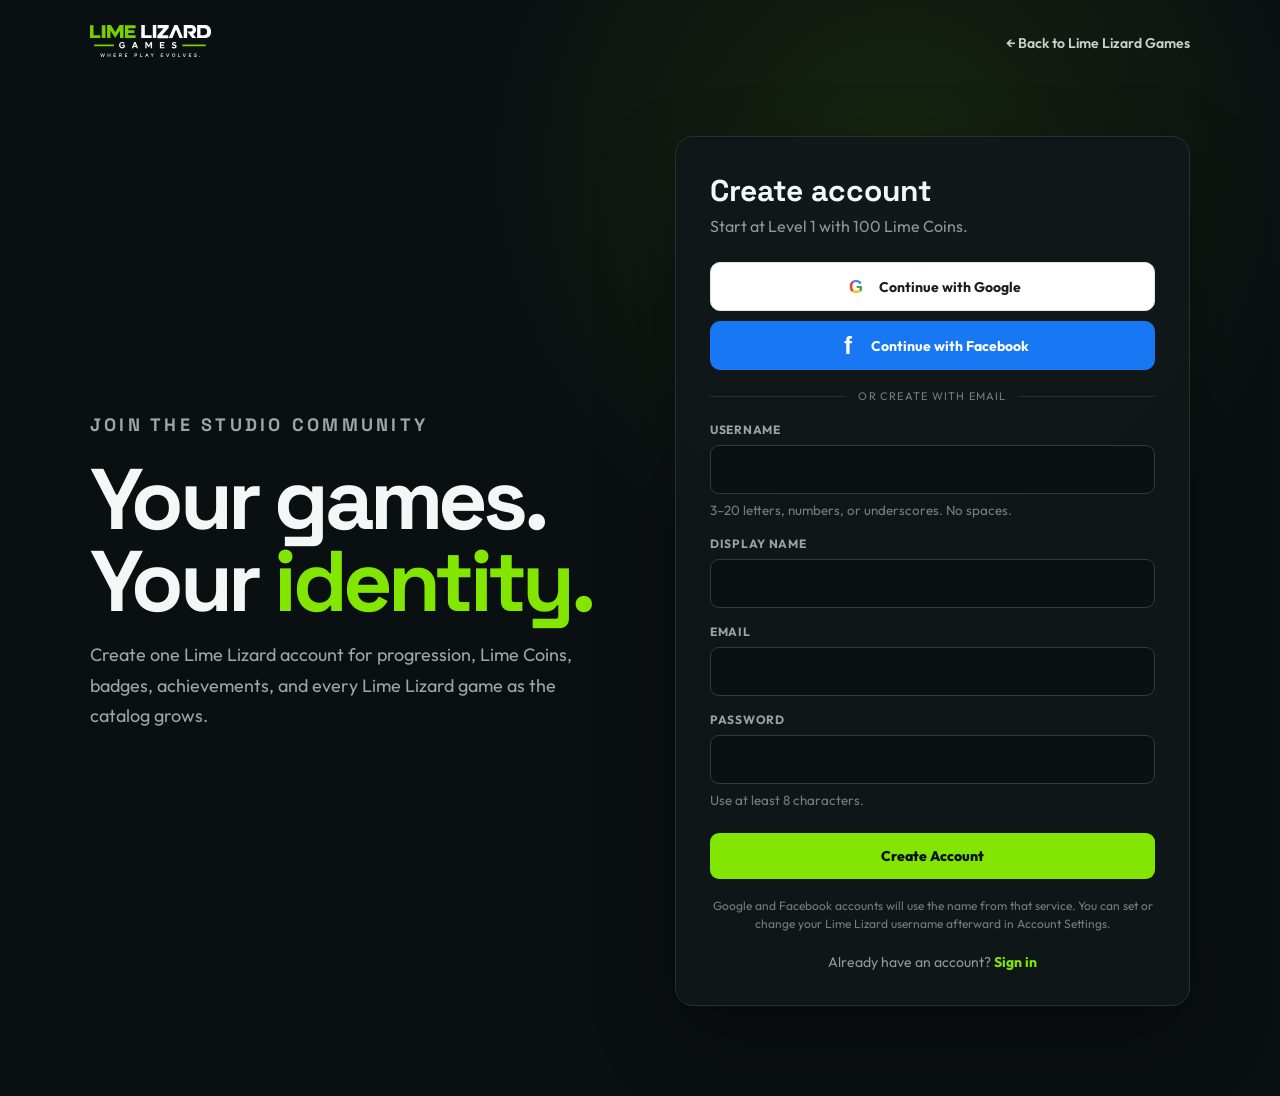
<file: signup/index.html>
<!doctype html>
<html lang="en">
<head>
  <meta charset="utf-8">
  <meta name="viewport" content="width=device-width,initial-scale=1">
  <title>Create Account — Lime Lizard Games</title>
  <link rel="preconnect" href="https://fonts.googleapis.com"><link rel="preconnect" href="https://fonts.gstatic.com" crossorigin><link href="https://fonts.googleapis.com/css2?family=Outfit:wght@400;500;600;700;800&family=Space+Grotesk:wght@500;600;700&display=swap" rel="stylesheet"><link rel="stylesheet" href="/portal.css"><link rel="icon" href="/assets/lime-lizard-head.svg" type="image/svg+xml">
</head>
<body>
  <header class="topbar page-shell"><a href="/"><img src="/assets/lime-lizard-word.svg" alt="Lime Lizard Games"></a><a href="/">← Back to Lime Lizard Games</a></header>
  <main class="page-shell auth-layout">
    <section class="brand-panel">
      <p class="eyebrow">JOIN THE STUDIO COMMUNITY</p>
      <h1>Your games.<br>Your <span>identity.</span></h1>
      <p>Create one Lime Lizard account for progression, Lime Coins, badges, achievements, and every Lime Lizard game as the catalog grows.</p>
    </section>

    <section class="form-card">
      <h2>Create account</h2>
      <p>Start at Level 1 with 100 Lime Coins.</p>

      <div class="social-auth">
        <button class="social-button google" id="googleSignup" type="button">
          <span class="social-icon google-icon">G</span>
          <span>Continue with Google</span>
        </button>

        <button class="social-button facebook" id="facebookSignup" type="button">
          <span class="social-icon facebook-icon">f</span>
          <span>Continue with Facebook</span>
        </button>
      </div>

      <div class="auth-divider"><span>or create with email</span></div>

      <form id="signupForm">
        <div class="field">
          <label for="username">Username</label>
          <input id="username" name="username" pattern="[A-Za-z0-9_]{3,20}" minlength="3" maxlength="20" autocomplete="username" required>
          <small>3–20 letters, numbers, or underscores. No spaces.</small>
        </div>

        <div class="field">
          <label for="displayName">Display name</label>
          <input id="displayName" name="displayName" maxlength="40" autocomplete="name" required>
        </div>

        <div class="field">
          <label for="email">Email</label>
          <input id="email" name="email" type="email" autocomplete="email" required>
        </div>

        <div class="field">
          <label for="password">Password</label>
          <input id="password" name="password" type="password" minlength="8" autocomplete="new-password" required>
          <small>Use at least 8 characters.</small>
        </div>

        <div id="message" class="message"></div>

        <button id="submitButton" class="primary-button" type="submit">Create Account</button>
      </form>

      <p class="social-note">Google and Facebook accounts will use the name from that service. You can set or change your Lime Lizard username afterward in Account Settings.</p>

      <p class="helper">Already have an account? <a href="/login/">Sign in</a></p>
    </section>
  </main>

  <script type="module" src="/signup/signup.js"></script>
</body>
</html>
</file>
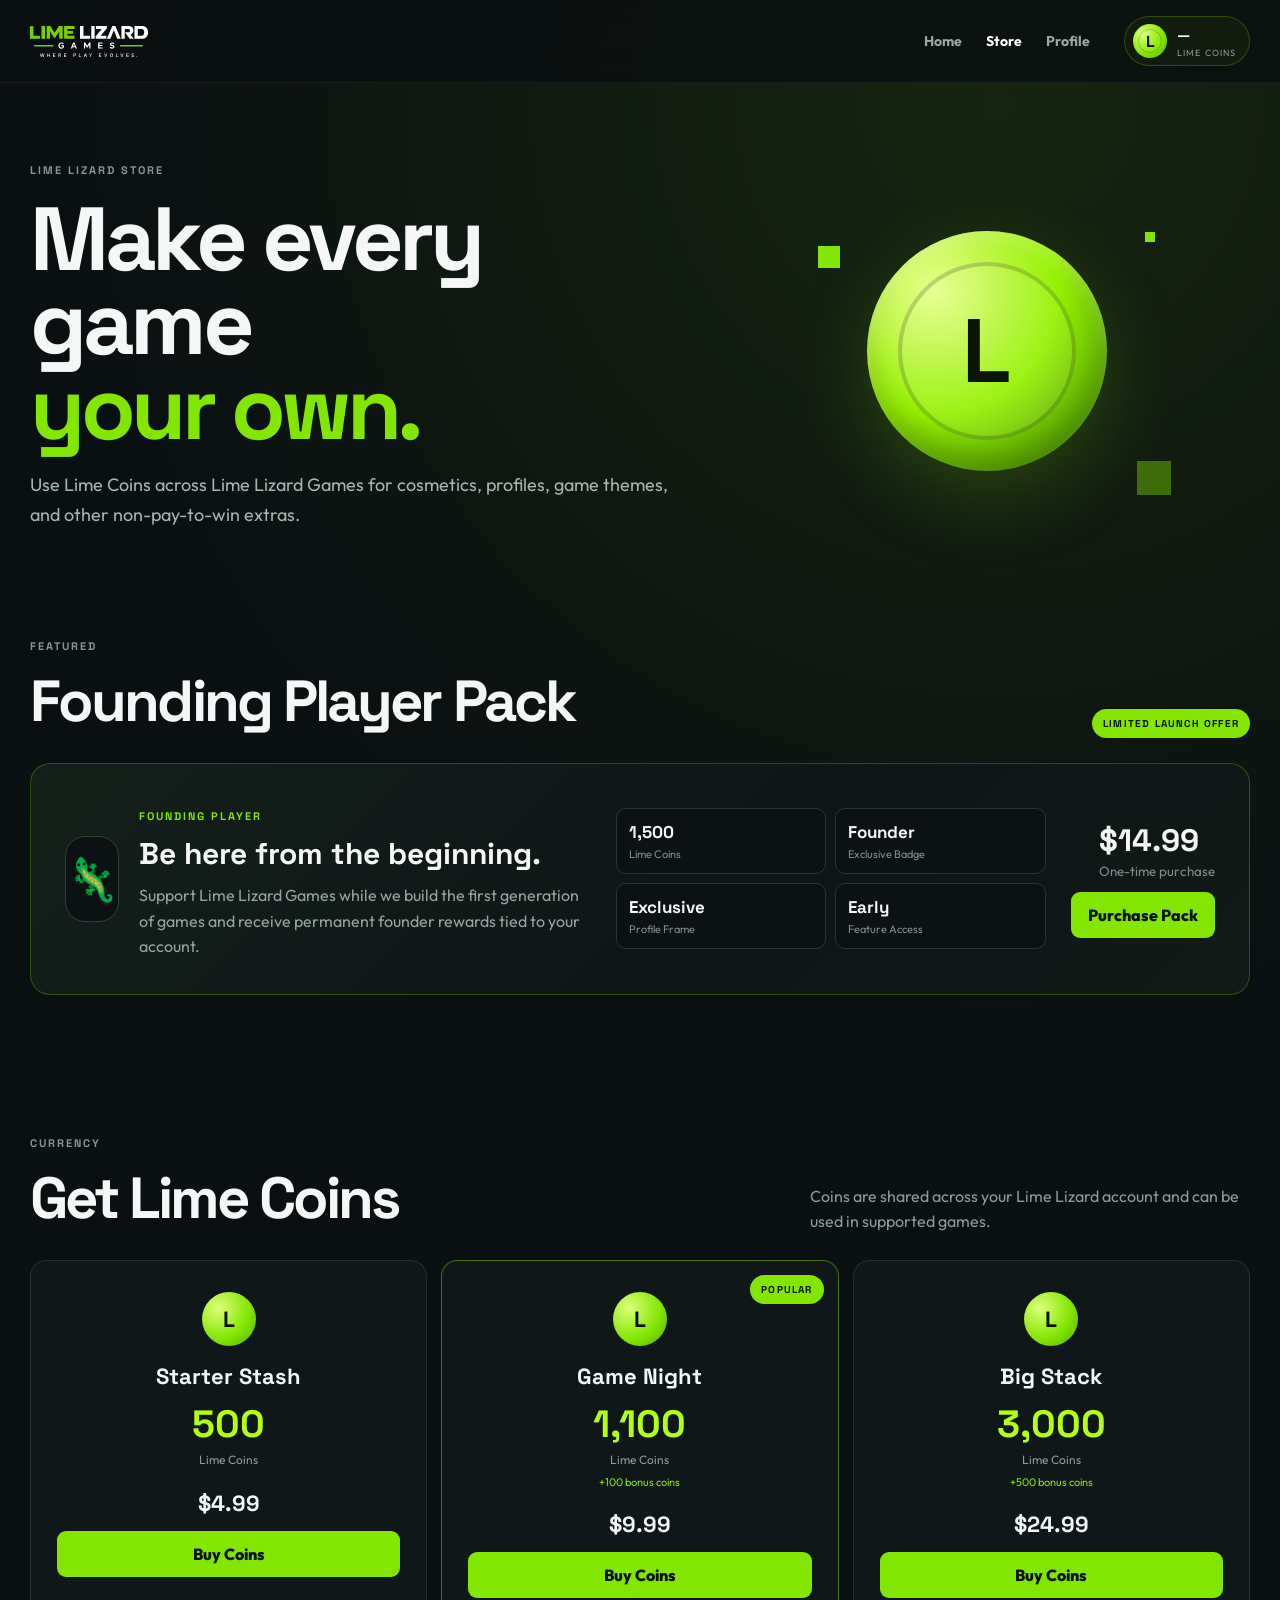
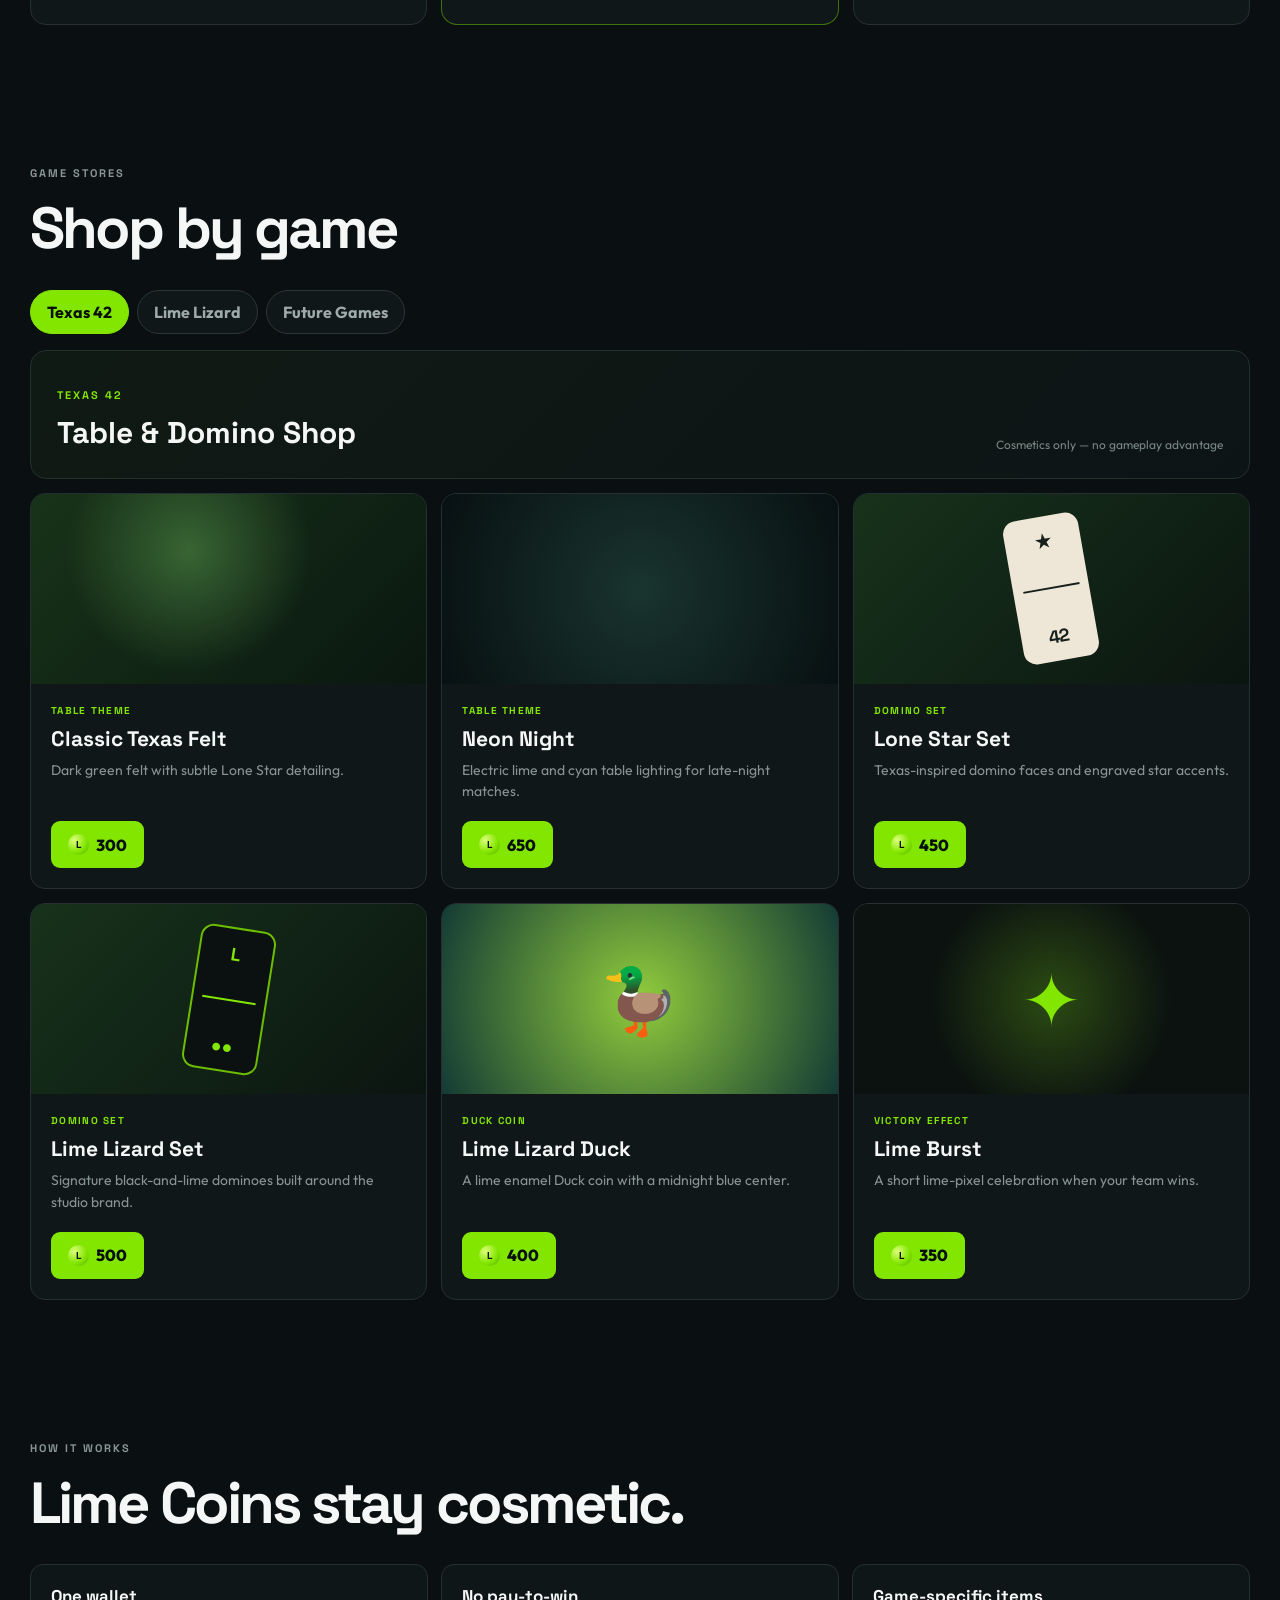
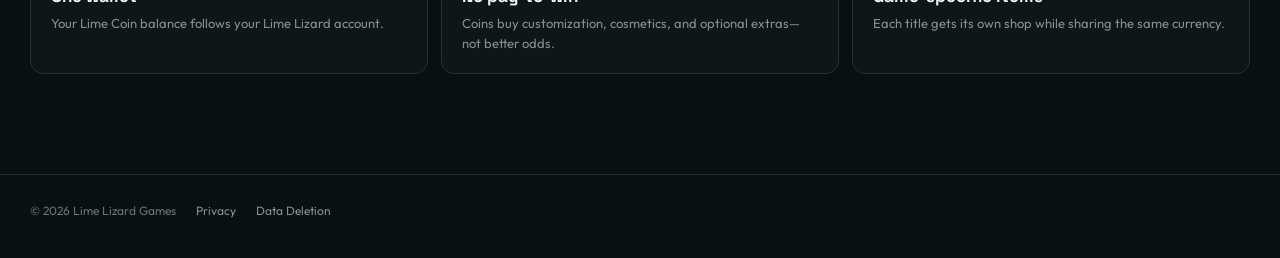
<file: store/index.html>
<!doctype html>
<html lang="en">
<head>
  <meta charset="utf-8">
  <meta name="viewport" content="width=device-width,initial-scale=1">
  <meta name="theme-color" content="#0a0f11">
  <meta name="description" content="Lime Lizard Games Store — Lime Coins, founder rewards, and game cosmetics.">
  <title>Store — Lime Lizard Games</title>
  <link rel="icon" href="/assets/lime-lizard-head.svg" type="image/svg+xml">
  <link rel="preconnect" href="https://fonts.googleapis.com">
  <link rel="preconnect" href="https://fonts.gstatic.com" crossorigin>
  <link href="https://fonts.googleapis.com/css2?family=Outfit:wght@400;500;600;700;800&family=Space+Grotesk:wght@500;600;700&display=swap" rel="stylesheet">
  <link rel="stylesheet" href="/store/store.css">
</head>
<body>
  <div class="noise" aria-hidden="true"></div>

  <header class="store-header">
    <div class="shell header-inner">
      <a class="brand" href="/">
        <img src="/assets/lime-lizard-word.svg" alt="Lime Lizard Games">
      </a>

      <nav class="store-nav">
        <a href="/">Home</a>
        <a class="active" href="/store/">Store</a>
        <a href="/profile/">Profile</a>
      </nav>

      <div class="wallet" id="wallet">
        <span class="coin-icon"><span>L</span></span>
        <div>
          <strong id="coinBalance">—</strong>
          <small>Lime Coins</small>
        </div>
      </div>
    </div>
  </header>

  <main>
    <section class="hero shell">
      <div class="hero-copy">
        <p class="eyebrow">LIME LIZARD STORE</p>
        <h1>Make every game<br><span>your own.</span></h1>
        <p>Use Lime Coins across Lime Lizard Games for cosmetics, profiles, game themes, and other non-pay-to-win extras.</p>
      </div>

      <div class="hero-coin" aria-hidden="true">
        <div class="coin-big">
          <div class="coin-big-inner">L</div>
        </div>
        <span class="pixel p1"></span>
        <span class="pixel p2"></span>
        <span class="pixel p3"></span>
      </div>
    </section>

    <section class="shell section">
      <div class="section-title">
        <div>
          <p class="kicker">FEATURED</p>
          <h2>Founding Player Pack</h2>
        </div>
        <span class="founder-tag">LIMITED LAUNCH OFFER</span>
      </div>

      <article class="founder-card">
        <div class="founder-main">
          <div class="founder-badge">🦎</div>
          <div>
            <p class="kicker lime">FOUNDING PLAYER</p>
            <h3>Be here from the beginning.</h3>
            <p class="founder-copy">Support Lime Lizard Games while we build the first generation of games and receive permanent founder rewards tied to your account.</p>
          </div>
        </div>

        <div class="founder-rewards">
          <div><strong>1,500</strong><span>Lime Coins</span></div>
          <div><strong>Founder</strong><span>Exclusive Badge</span></div>
          <div><strong>Exclusive</strong><span>Profile Frame</span></div>
          <div><strong>Early</strong><span>Feature Access</span></div>
        </div>

        <div class="founder-buy">
          <div>
            <span class="price">$14.99</span>
            <small>One-time purchase</small>
          </div>
          <button class="buy-cash" data-product="founder-pack">Purchase Pack</button>
        </div>
      </article>
    </section>

    <section class="shell section">
      <div class="section-title">
        <div>
          <p class="kicker">CURRENCY</p>
          <h2>Get Lime Coins</h2>
        </div>
        <p class="section-note">Coins are shared across your Lime Lizard account and can be used in supported games.</p>
      </div>

      <div class="coin-grid">
        <article class="coin-pack">
          <div class="mini-coin">L</div>
          <h3>Starter Stash</h3>
          <strong class="coin-amount">500</strong>
          <span>Lime Coins</span>
          <div class="pack-price">$4.99</div>
          <button class="buy-cash" data-product="coins-500">Buy Coins</button>
        </article>

        <article class="coin-pack featured">
          <span class="best-value">POPULAR</span>
          <div class="mini-coin">L</div>
          <h3>Game Night</h3>
          <strong class="coin-amount">1,100</strong>
          <span>Lime Coins</span>
          <div class="bonus">+100 bonus coins</div>
          <div class="pack-price">$9.99</div>
          <button class="buy-cash" data-product="coins-1100">Buy Coins</button>
        </article>

        <article class="coin-pack">
          <div class="mini-coin">L</div>
          <h3>Big Stack</h3>
          <strong class="coin-amount">3,000</strong>
          <span>Lime Coins</span>
          <div class="bonus">+500 bonus coins</div>
          <div class="pack-price">$24.99</div>
          <button class="buy-cash" data-product="coins-3000">Buy Coins</button>
        </article>
      </div>
    </section>

    <section class="shell section" id="game-store">
      <div class="section-title">
        <div>
          <p class="kicker">GAME STORES</p>
          <h2>Shop by game</h2>
        </div>
      </div>

      <div class="game-tabs" role="tablist">
        <button class="game-tab active" data-tab="texas42">Texas 42</button>
        <button class="game-tab" data-tab="platform">Lime Lizard</button>
        <button class="game-tab" data-tab="future">Future Games</button>
      </div>

      <div class="tab-panel active" id="texas42">
        <div class="game-store-head">
          <div>
            <p class="kicker lime">TEXAS 42</p>
            <h3>Table & Domino Shop</h3>
          </div>
          <span>Cosmetics only — no gameplay advantage</span>
        </div>

        <div class="item-grid">
          <article class="store-item">
            <div class="item-art felt"></div>
            <div class="item-body">
              <span class="item-type">TABLE THEME</span>
              <h4>Classic Texas Felt</h4>
              <p>Dark green felt with subtle Lone Star detailing.</p>
              <button class="coin-buy" data-item-slug="texas42-classic-felt" data-cost="300" data-item="Classic Texas Felt"><span class="tiny-coin">L</span> 300</button>
            </div>
          </article>

          <article class="store-item">
            <div class="item-art neon"></div>
            <div class="item-body">
              <span class="item-type">TABLE THEME</span>
              <h4>Neon Night</h4>
              <p>Electric lime and cyan table lighting for late-night matches.</p>
              <button class="coin-buy" data-item-slug="texas42-neon-night" data-cost="650" data-item="Neon Night"><span class="tiny-coin">L</span> 650</button>
            </div>
          </article>

          <article class="store-item">
            <div class="item-art domino-lone"><div class="domino-demo"><span>★</span><hr><span>42</span></div></div>
            <div class="item-body">
              <span class="item-type">DOMINO SET</span>
              <h4>Lone Star Set</h4>
              <p>Texas-inspired domino faces and engraved star accents.</p>
              <button class="coin-buy" data-item-slug="texas42-lone-star-set" data-cost="450" data-item="Lone Star Set"><span class="tiny-coin">L</span> 450</button>
            </div>
          </article>

          <article class="store-item">
            <div class="item-art domino-lime"><div class="domino-demo lime-domino"><span>L</span><hr><span>●●</span></div></div>
            <div class="item-body">
              <span class="item-type">DOMINO SET</span>
              <h4>Lime Lizard Set</h4>
              <p>Signature black-and-lime dominoes built around the studio brand.</p>
              <button class="coin-buy" data-item-slug="texas42-lime-lizard-set" data-cost="500" data-item="Lime Lizard Set"><span class="tiny-coin">L</span> 500</button>
            </div>
          </article>

          <article class="store-item">
            <div class="item-art" style="display:grid;place-items:center;background:radial-gradient(circle,#90cc3c,#133a35);font-size:4rem" aria-hidden="true">🦆</div>
            <div class="item-body">
              <span class="item-type">DUCK COIN</span>
              <h4>Lime Lizard Duck</h4>
              <p>A lime enamel Duck coin with a midnight blue center.</p>
              <button class="coin-buy" data-item-slug="texas42-lime-duck" data-cost="400" data-item="Lime Lizard Duck"><span class="tiny-coin">L</span> 400</button>
            </div>
          </article>

          <article class="store-item">
            <div class="item-art victory">✦</div>
            <div class="item-body">
              <span class="item-type">VICTORY EFFECT</span>
              <h4>Lime Burst</h4>
              <p>A short lime-pixel celebration when your team wins.</p>
              <button class="coin-buy" data-item-slug="texas42-lime-burst" data-cost="350" data-item="Lime Burst"><span class="tiny-coin">L</span> 350</button>
            </div>
          </article>
        </div>
      <section id="texas42Collection" hidden style="margin:32px 0">
        <div class="game-store-head"><div><p class="kicker lime">NEW CUSTOM DESIGNS</p><h3>Felts and illustrated dominoes</h3></div><span>Buy one, or save with a collection</span></div>
        <div id="texas42CollectionsGrid" class="item-grid"></div>
      </section>

      </div>

      <div class="tab-panel" id="platform">
        <div class="game-store-head">
          <div>
            <p class="kicker lime">ACCOUNT COSMETICS</p>
            <h3>Lime Lizard Profile Shop</h3>
          </div>
        </div>

        <div class="item-grid">
          <article class="store-item">
            <div class="item-art frame-demo"><div class="avatar-demo">A</div></div>
            <div class="item-body">
              <span class="item-type">PROFILE FRAME</span>
              <h4>Lime Circuit</h4>
              <p>Animated-style lime circuit border for your player profile.</p>
              <button class="coin-buy" data-cost="400" data-item="Lime Circuit Frame"><span class="tiny-coin">L</span> 400</button>
            </div>
          </article>

          <article class="store-item">
            <div class="item-art badge-demo">🦎</div>
            <div class="item-body">
              <span class="item-type">PROFILE COSMETIC</span>
              <h4>Lizard Elite</h4>
              <p>A premium cosmetic title for your Lime Lizard profile.</p>
              <button class="coin-buy" data-item-slug="profile-lizard-elite" data-cost="600" data-item="Lizard Elite"><span class="tiny-coin">L</span> 600</button>
            </div>
          </article>
        </div>
      </div>

      <div class="tab-panel" id="future">
        <div class="future-box">
          <span class="future-plus">+</span>
          <h3>More game stores will appear here.</h3>
          <p>Every Lime Lizard title can have its own cosmetic catalog while using the same Lime Coin wallet.</p>
        </div>
      </div>
    </section>

    <section class="shell section faq">
      <p class="kicker">HOW IT WORKS</p>
      <h2>Lime Coins stay cosmetic.</h2>
      <div class="faq-grid">
        <div><strong>One wallet</strong><span>Your Lime Coin balance follows your Lime Lizard account.</span></div>
        <div><strong>No pay-to-win</strong><span>Coins buy customization, cosmetics, and optional extras—not better odds.</span></div>
        <div><strong>Game-specific items</strong><span>Each title gets its own shop while sharing the same currency.</span></div>
      </div>
    </section>
  </main>

  <div class="modal-backdrop" id="modalBackdrop" hidden>
    <div class="modal">
      <button class="modal-close" id="modalClose" aria-label="Close">×</button>
      <p class="kicker lime" id="modalKicker">STORE</p>
      <h3 id="modalTitle">Coming next</h3>
      <p id="modalText">This button is ready to connect to secure checkout.</p>
      <button class="modal-ok" id="modalOk">Got it</button>
    </div>
  </div>

  <footer class="store-footer">
    <div class="shell">
      <span>© 2026 Lime Lizard Games</span>
      <a href="/privacy/">Privacy</a>
      <a href="/data-deletion/">Data Deletion</a>
    </div>
  </footer>

  <script type="module" src="/store/store.js"></script>
</body>
</html>
</file>
<file: styles.css>
:root{--bg:#0a0f11;--panel:#101719;--panel2:#141d20;--ink:#f4f7f5;--muted:#9aa8a5;--lime:#82e600;--lime2:#b2ff16;--line:#263033;--white:#fff;--max:1220px}
*{box-sizing:border-box}html{scroll-behavior:smooth}body{margin:0;background:var(--bg);color:var(--ink);font-family:Outfit,system-ui,sans-serif;overflow-x:hidden}.noise{position:fixed;inset:0;pointer-events:none;opacity:.035;z-index:30;background-image:url("data:image/svg+xml,%3Csvg viewBox='0 0 180 180' xmlns='http://www.w3.org/2000/svg'%3E%3Cfilter id='n'%3E%3CfeTurbulence type='fractalNoise' baseFrequency='.9' numOctaves='3' stitchTiles='stitch'/%3E%3C/filter%3E%3Crect width='100%25' height='100%25' filter='url(%23n)' opacity='.45'/%3E%3C/svg%3E")}.shell{width:min(var(--max),calc(100% - 48px));margin:auto}.site-header{position:fixed;top:0;left:0;right:0;z-index:20;transition:.3s}.site-header.scrolled{background:rgba(10,15,17,.84);backdrop-filter:blur(18px);border-bottom:1px solid rgba(255,255,255,.06)}.nav-wrap{height:88px;display:flex;align-items:center;justify-content:space-between}.brand img{height:34px;width:auto;display:block}.nav{display:flex;align-items:center;gap:34px}.nav a{color:#c8d0ce;text-decoration:none;font-size:14px;font-weight:600;letter-spacing:.03em}.nav a:hover{color:#fff}.nav-cta{border:1px solid #3c4a4c;padding:12px 16px;border-radius:8px}.nav-cta span,.btn span{color:var(--lime)}.menu-toggle{display:none;background:none;border:0;padding:10px}.menu-toggle span{display:block;width:26px;height:2px;background:#fff;margin:6px}
.hero{min-height:790px;padding-top:160px;display:grid;grid-template-columns:1.05fr .95fr;align-items:center;gap:70px;position:relative}.hero:before{content:"";position:absolute;left:-280px;top:160px;width:520px;height:520px;background:radial-gradient(circle,rgba(130,230,0,.12),transparent 68%);filter:blur(20px);pointer-events:none}.eyebrow,.kicker{font:700 12px/1 Space Grotesk,sans-serif;letter-spacing:.18em;text-transform:uppercase;color:#9aa8a5}.eyebrow{display:flex;align-items:center;gap:12px}.eyebrow span{width:32px;height:2px;background:var(--lime)}h1,h2,h3,h4{font-family:Space Grotesk,sans-serif;margin:0;letter-spacing:-.04em}h1{font-size:clamp(58px,7vw,102px);line-height:.91;font-weight:700;margin:26px 0 28px}h1 em{font-style:normal;color:transparent;-webkit-text-stroke:1.5px #6c7a78}.lime{color:var(--lime2)}.hero-lede{font-size:19px;line-height:1.7;max-width:620px;color:#aeb9b7;margin:0}.hero-actions{display:flex;gap:12px;margin-top:38px;flex-wrap:wrap}.btn{display:inline-flex;align-items:center;gap:12px;padding:15px 20px;border-radius:9px;text-decoration:none;font-weight:700;font-size:14px;transition:.2s;border:1px solid transparent}.btn.primary{background:var(--lime);color:#081006}.btn.primary span{color:#081006}.btn.primary:hover{transform:translateY(-2px);background:var(--lime2);box-shadow:0 12px 40px rgba(130,230,0,.18)}.btn.ghost{color:#fff;border-color:#354044;background:rgba(255,255,255,.02)}.btn.ghost:hover{border-color:#6c7a78}.hero-art{height:600px;position:relative;display:grid;place-items:center}.logo-orbit{width:min(430px,80vw);aspect-ratio:1;display:grid;place-items:center;position:relative;z-index:2}.logo-orbit:before{content:"";position:absolute;inset:10%;border-radius:50%;background:radial-gradient(circle,rgba(130,230,0,.18),rgba(130,230,0,.02) 55%,transparent 70%);filter:blur(16px)}.logo-orbit img{width:100%;filter:drop-shadow(0 25px 60px rgba(0,0,0,.6));animation:float 5s ease-in-out infinite}.glow-ring{position:absolute;border:1px solid rgba(130,230,0,.16);border-radius:50%}.ring-one{width:470px;height:470px}.ring-two{width:570px;height:570px;border-color:rgba(255,255,255,.06)}.pixel{position:absolute;background:var(--lime);box-shadow:0 0 30px rgba(130,230,0,.35)}.p1{width:18px;height:18px;top:100px;left:70px}.p2{width:10px;height:10px;top:165px;left:24px}.p3{width:26px;height:26px;right:38px;bottom:120px;opacity:.3}.p4{width:8px;height:8px;right:85px;top:78px}.floating-card{position:absolute;z-index:4;background:rgba(16,23,25,.88);border:1px solid #2a3639;backdrop-filter:blur(10px);padding:13px 16px;border-radius:8px;font:700 11px Space Grotesk;letter-spacing:.12em}.fc-one{left:2%;bottom:120px}.fc-two{right:2%;top:145px;font-size:22px;color:var(--lime)}.fc-two span{font-size:9px;color:#83918f;display:block;margin-top:4px}.status-dot{display:inline-block;width:7px;height:7px;background:var(--lime);border-radius:50%;margin-right:8px;box-shadow:0 0 12px var(--lime)}@keyframes float{50%{transform:translateY(-14px) rotate(.4deg)}}
.ticker{overflow:hidden;border-top:1px solid #20292c;border-bottom:1px solid #20292c;background:#0d1315}.ticker-track{display:flex;width:max-content;gap:28px;padding:18px 0;animation:ticker 25s linear infinite;font:700 13px Space Grotesk;letter-spacing:.16em;color:#6f7d7b}.ticker-track b{color:var(--lime);font-size:9px}.ticker-track span{white-space:nowrap}@keyframes ticker{to{transform:translateX(-50%)}}.section{padding:120px 0}.section-heading{display:flex;justify-content:space-between;align-items:end;margin-bottom:42px}.section-heading h2,.studio-copy h2,.cta-inner h2{font-size:clamp(42px,5vw,68px)}.section-heading>p{max-width:500px;color:var(--muted);line-height:1.7;margin:0}.game-feature{border:1px solid #253033;border-radius:18px;overflow:hidden;display:grid;grid-template-columns:1.05fr .95fr;background:#0d1416;min-height:520px}.game-visual{position:relative;overflow:hidden;min-height:520px;background:linear-gradient(135deg,#1b3119,#0b1a13)}.table-felt{position:absolute;inset:0;background:radial-gradient(circle at 40% 45%,rgba(56,136,56,.46),transparent 54%),linear-gradient(120deg,rgba(255,255,255,.03),transparent 50%)}.game-visual:after{content:"";position:absolute;inset:0;background-image:linear-gradient(rgba(255,255,255,.018) 1px,transparent 1px),linear-gradient(90deg,rgba(255,255,255,.018) 1px,transparent 1px);background-size:32px 32px;mask-image:linear-gradient(to bottom,black,transparent)}.forty-two{position:absolute;right:34px;bottom:-16px;font:800 180px/1 Space Grotesk;color:rgba(255,255,255,.055);letter-spacing:-.1em}.game-badge{position:absolute;top:24px;left:24px;background:var(--lime);color:#071007;border-radius:100px;font:800 10px Space Grotesk;letter-spacing:.13em;padding:8px 11px}.texas-star{position:absolute;right:42px;top:26px;color:#e8f2e9;font-size:26px}.domino{position:absolute;width:88px;height:176px;border-radius:14px;background:#f3eee2;box-shadow:0 22px 40px rgba(0,0,0,.35),inset 0 0 0 1px rgba(0,0,0,.08);display:grid;grid-template-columns:1fr 1fr;grid-template-rows:1fr 1fr 1fr;gap:10px;padding:19px;transform-origin:center}.domino hr{position:absolute;left:9px;right:9px;top:50%;border:0;border-top:2px solid #1d2425}.domino i{width:12px;height:12px;background:#182021;border-radius:50%;display:block;align-self:center;justify-self:center}.d1{left:30%;top:25%;transform:rotate(-16deg)}.d2{left:48%;top:36%;transform:rotate(12deg) scale(.92)}.d3{left:16%;top:49%;transform:rotate(20deg) scale(.8)}.game-copy{padding:64px;display:flex;flex-direction:column;justify-content:center}.game-copy h3{font-size:64px;margin:10px 0 18px}.game-copy>p:not(.kicker){color:#9eabaa;line-height:1.7;font-size:17px}.lime-text{color:var(--lime)}.feature-pills{display:flex;flex-wrap:wrap;gap:8px;margin:18px 0 30px}.feature-pills span{border:1px solid #2d393c;border-radius:100px;padding:7px 10px;font-size:12px;color:#9fadaa}.coming-grid{display:grid;grid-template-columns:1fr 1fr;gap:16px;margin-top:16px}.coming-card{padding:38px;border:1px solid #263033;background:#11181a;border-radius:14px;min-height:230px;position:relative;overflow:hidden}.coming-card h4{font-size:26px;margin:12px 0}.coming-card p:last-child{color:#8e9b99;max-width:520px;line-height:1.6}.genre-icon,.big-plus{font:700 56px Space Grotesk;color:var(--lime);position:absolute;right:28px;top:24px;opacity:.9}.dark-card{background:linear-gradient(135deg,#12191b,#182420)}
.studio{background:#0d1315;border-top:1px solid #20292c;border-bottom:1px solid #20292c}.studio-grid{display:grid;grid-template-columns:.9fr 1.1fr;gap:100px;align-items:center}.studio-mark{position:relative;min-height:470px;display:grid;place-items:center}.studio-mark img{width:min(470px,90%);position:relative;z-index:2}.outline-number{position:absolute;font:700 170px/1 Space Grotesk;color:transparent;-webkit-text-stroke:1px #263033;transform:rotate(-90deg);opacity:.65}.studio-copy h2{margin:14px 0 24px}.studio-copy>p:not(.kicker){color:#9eabaa;line-height:1.8;font-size:17px}.principles{margin-top:34px;border-top:1px solid #293336}.principles div{display:grid;grid-template-columns:180px 1fr;border-bottom:1px solid #293336;padding:18px 0}.principles strong{font:700 12px Space Grotesk;letter-spacing:.08em;color:var(--lime)}.principles span{color:#a2aeac}.manifesto{padding-top:150px;padding-bottom:150px}.manifesto-line{font:600 clamp(42px,6vw,78px)/1.08 Space Grotesk;margin:30px 0 0;letter-spacing:-.05em;color:#eef4f2}.manifesto-line span{color:var(--lime)}.cta-section{background:var(--lime);color:#081006}.cta-inner{min-height:310px;display:grid;grid-template-columns:180px 1fr auto;gap:45px;align-items:center}.cta-inner img{width:150px;filter:brightness(0)}.cta-inner .kicker{color:#274600}.cta-inner h2{margin:8px 0 8px}.cta-inner p:not(.kicker){margin:0;color:#31551c}.btn.light{background:#071006;color:#fff}.btn.light:hover{transform:translateY(-2px)}footer{background:#080c0d}.footer-inner{min-height:150px;display:flex;align-items:center;justify-content:space-between;gap:30px}.footer-inner img{height:28px}.footer-inner p{font-size:12px;color:#63716f}.footer-links{display:flex;gap:24px}.footer-links a{color:#7d8b89;text-decoration:none;font-size:12px}.reveal{opacity:0;transform:translateY(24px);transition:opacity .75s ease,transform .75s ease}.reveal.visible{opacity:1;transform:none}
@media(max-width:900px){.shell{width:min(100% - 30px,var(--max))}.nav{position:absolute;top:78px;left:15px;right:15px;display:none;flex-direction:column;align-items:stretch;background:#101719;border:1px solid #2a3639;border-radius:14px;padding:18px}.nav.open{display:flex}.menu-toggle{display:block}.hero{grid-template-columns:1fr;padding-top:130px;min-height:auto}.hero-art{height:490px}.section-heading{display:block}.section-heading>p{margin-top:18px}.game-feature{grid-template-columns:1fr}.game-copy{padding:38px}.game-copy h3{font-size:48px}.coming-grid,.studio-grid{grid-template-columns:1fr}.studio-grid{gap:30px}.studio-mark{min-height:350px}.cta-inner{grid-template-columns:100px 1fr;padding:40px 0}.cta-inner .btn{grid-column:1/-1;justify-content:center}.cta-inner img{width:95px}.footer-inner{flex-direction:column;justify-content:center;padding:34px 0}.principles div{grid-template-columns:1fr;gap:7px}}
@media(max-width:560px){.brand img{height:27px}.hero{padding-top:120px}.hero-art{height:420px}.ring-one{width:340px;height:340px}.ring-two{width:400px;height:400px}.hero-actions .btn{width:100%;justify-content:center}.game-visual{min-height:410px}.game-copy{padding:30px 24px}.coming-grid{grid-template-columns:1fr}.section{padding:90px 0}.manifesto{padding-top:100px;padding-bottom:100px}.cta-inner{grid-template-columns:1fr;text-align:center}.cta-inner img{margin:auto}.footer-links{gap:15px}}
</file>
<file: account-ui.css>
.auth-nav{display:flex;align-items:center;gap:12px}.auth-link{white-space:nowrap}.account-cta{background:var(--lime);color:#071007!important;border-color:var(--lime)!important}.player-chip{position:relative;display:flex;align-items:center;gap:10px;border:1px solid #354044;border-radius:999px;padding:7px 11px 7px 8px;color:#fff!important}.player-chip:hover{border-color:#5e6c6f}.player-avatar{width:30px;height:30px;border-radius:50%;background:linear-gradient(135deg,var(--lime),#355f10);display:grid;place-items:center;color:#071007;font:800 12px Space Grotesk}.coin-mini{color:var(--lime2);font-size:12px}.profile-menu{position:absolute;right:0;top:calc(100% + 10px);width:230px;background:#101719;border:1px solid #2a3639;border-radius:12px;padding:8px;box-shadow:0 24px 60px rgba(0,0,0,.45);display:none}.profile-menu.open{display:block}.profile-menu a,.profile-menu button{width:100%;display:block;text-align:left;padding:11px 12px;border:0;background:none;color:#c8d0ce;text-decoration:none;border-radius:7px;font:600 13px Outfit;cursor:pointer}.profile-menu a:hover,.profile-menu button:hover{background:#172124;color:#fff}.profile-menu .menu-sep{height:1px;background:#263033;margin:6px}.profile-menu .signout{color:#ffaaaa}
@media(max-width:900px){.auth-nav{flex-direction:column;align-items:stretch}.player-chip{border-radius:8px}.profile-menu{position:static;width:100%;box-shadow:none;margin-top:8px}}

/* === Logged-in Lime Lizard navigation === */
.logged-in-nav{
  display:flex;
  align-items:center;
  gap:10px;
}
.lime-coin-pill{
  display:flex!important;
  align-items:center;
  gap:7px;
  min-height:44px;
  padding:9px 13px!important;
  border:1px solid #354044;
  border-radius:999px;
  background:rgba(130,230,0,.06);
  color:#eef5ef!important;
  text-decoration:none;
  white-space:nowrap;
}
.lime-coin-pill:hover{
  border-color:#82e600!important;
  background:rgba(130,230,0,.1);
}
.lime-coin-dot{
  width:9px;
  height:9px;
  border-radius:50%;
  background:#82e600;
  box-shadow:0 0 10px rgba(130,230,0,.55);
}
.lime-coin-pill strong{
  color:#b2ff16;
  font-family:Space Grotesk,sans-serif;
  font-size:14px;
}
.lime-coin-label{
  color:#8e9b99;
  font-size:11px;
}
.player-name{max-width:130px;overflow:hidden;text-overflow:ellipsis}
.player-chevron{font-size:10px;color:#84918f}
.profile-menu-head{
  padding:10px 12px 12px;
  border-bottom:1px solid #263033;
  margin-bottom:5px;
}
.profile-menu-head strong{display:block;color:#fff;font-size:14px}
.profile-menu-head span{display:block;color:#788684;font-size:11px;margin-top:3px}

@media(max-width:900px){
  .logged-in-nav{flex-direction:column;align-items:stretch}
  .lime-coin-pill{border-radius:8px;justify-content:center}
  .player-name{max-width:none}
}


/* === Refreshed logged-in nav === */
.logged-in-nav{
  display:flex;
  align-items:center;
  gap:12px;
}

.coin-bank{
  display:flex!important;
  align-items:center;
  gap:10px;
  min-height:50px;
  padding:8px 14px 8px 10px!important;
  border:1px solid rgba(130,230,0,.28);
  border-radius:999px;
  background:linear-gradient(180deg, rgba(130,230,0,.09), rgba(130,230,0,.03));
  color:#eef5ef!important;
  text-decoration:none;
  white-space:nowrap;
  box-shadow:inset 0 1px 0 rgba(255,255,255,.05);
}

.coin-bank:hover{
  border-color:rgba(178,255,22,.65)!important;
  background:linear-gradient(180deg, rgba(130,230,0,.14), rgba(130,230,0,.05));
  transform:translateY(-1px);
}

.coin-icon{
  width:34px;
  height:34px;
  border-radius:50%;
  display:grid;
  place-items:center;
  flex:0 0 auto;
  background:radial-gradient(circle at 30% 30%, #d8ff73, #82e600 58%, #5aaf00 100%);
  box-shadow:
    inset 0 2px 2px rgba(255,255,255,.25),
    inset 0 -2px 4px rgba(0,0,0,.22),
    0 0 18px rgba(130,230,0,.18);
}

.coin-inner{
  width:24px;
  height:24px;
  border-radius:50%;
  display:grid;
  place-items:center;
  border:1px solid rgba(8,16,6,.18);
  background:rgba(255,255,255,.14);
  color:#0b1608;
  font:800 13px/1 "Space Grotesk",sans-serif;
}

.coin-stack{
  display:flex;
  flex-direction:column;
  line-height:1;
}

.coin-stack strong{
  color:#f7fff2;
  font:700 15px/1 "Space Grotesk",sans-serif;
  letter-spacing:-.02em;
}

.coin-stack small{
  color:#95a592;
  font-size:10px;
  text-transform:uppercase;
  letter-spacing:.14em;
  margin-top:5px;
}

.player-chip{
  position:relative;
  display:flex;
  align-items:center;
  gap:10px;
  min-height:50px;
  border:1px solid #354044;
  border-radius:999px;
  padding:8px 12px 8px 8px;
  color:#fff!important;
  background:rgba(255,255,255,.02);
}

.player-chip:hover{
  border-color:#566568;
  background:rgba(255,255,255,.03);
}

.player-avatar{
  width:34px;
  height:34px;
  border-radius:50%;
  display:grid;
  place-items:center;
  background:linear-gradient(135deg,#9ff20d,#6fc800);
  color:#081006;
  font:800 15px/1 "Space Grotesk",sans-serif;
  box-shadow:0 0 22px rgba(130,230,0,.12);
}

.player-name{
  max-width:140px;
  overflow:hidden;
  text-overflow:ellipsis;
  white-space:nowrap;
  font-weight:700;
}

.player-chevron{
  font-size:10px;
  color:#96a4a1;
}

.profile-menu{
  position:absolute;
  right:0;
  top:calc(100% + 10px);
  width:220px;
  background:#11181a;
  border:1px solid #263033;
  border-radius:14px;
  padding:8px;
  box-shadow:0 24px 50px rgba(0,0,0,.35);
  display:none;
  z-index:100;
}

.profile-menu.open{
  display:block;
}

.profile-menu-head{
  padding:10px 12px 12px;
  border-bottom:1px solid #263033;
  margin-bottom:6px;
}

.profile-menu-head strong{
  display:block;
  color:#fff;
  font-size:14px;
}

.profile-menu-head span{
  display:block;
  color:#7f8e8b;
  font-size:11px;
  margin-top:4px;
}

.profile-menu a,
.profile-menu .signout{
  width:100%;
  display:block;
  padding:11px 12px;
  color:#dce4e1;
  text-decoration:none;
  background:none;
  border:0;
  text-align:left;
  border-radius:10px;
  font:600 14px/1 "Outfit",system-ui,sans-serif;
  cursor:pointer;
}

.profile-menu a:hover,
.profile-menu .signout:hover{
  background:#182123;
  color:#fff;
}

.menu-sep{
  height:1px;
  margin:6px 4px;
  background:#263033;
}

@media(max-width:900px){
  .logged-in-nav{
    flex-direction:column;
    align-items:stretch;
  }

  .coin-bank,
  .player-chip{
    border-radius:10px;
  }

  .player-name{
    max-width:none;
  }

  .profile-menu{
    position:static;
    width:100%;
    margin-top:8px;
    box-shadow:none;
  }
}
</file>
<file: portal.css>
:root{--bg:#0a0f11;--panel:#101719;--panel2:#141d20;--ink:#f4f7f5;--muted:#9aa8a5;--lime:#82e600;--lime2:#b2ff16;--line:#263033;--danger:#ff7979}
*{box-sizing:border-box}body{margin:0;min-height:100vh;background:radial-gradient(circle at 70% 15%,rgba(130,230,0,.10),transparent 34%),#0a0f11;color:var(--ink);font-family:Outfit,system-ui,sans-serif}.page-shell{width:min(1100px,calc(100% - 32px));margin:auto}.topbar{height:86px;display:flex;align-items:center;justify-content:space-between}.topbar img{height:32px}.topbar a{color:#c8d0ce;text-decoration:none;font-weight:600;font-size:14px}.auth-layout{min-height:calc(100vh - 86px);display:grid;grid-template-columns:1fr 1fr;gap:70px;align-items:center;padding:50px 0 90px}.brand-panel h1,.profile-head h1{font:700 clamp(48px,7vw,86px)/.95 Space Grotesk;margin:18px 0;letter-spacing:-.055em}.brand-panel h1 span,.lime{color:var(--lime)}.brand-panel p{max-width:520px;color:#9aa8a5;font-size:18px;line-height:1.7}.eyebrow{font:700 11px Space Grotesk;letter-spacing:.18em;text-transform:uppercase;color:var(--lime)}.form-card,.panel{background:rgba(16,23,25,.92);border:1px solid #263033;border-radius:18px;padding:34px;box-shadow:0 30px 80px rgba(0,0,0,.32)}.form-card h2{font:700 30px Space Grotesk;margin:0 0 6px}.form-card>p{color:#8d9a98;margin:0 0 26px}.field{margin:16px 0}.field label{display:block;font-size:12px;font-weight:700;letter-spacing:.06em;text-transform:uppercase;color:#99a5a3;margin-bottom:8px}.field input{width:100%;background:#0b1113;border:1px solid #303b3e;border-radius:9px;padding:14px;color:#fff;font:500 15px Outfit;outline:none}.field input:focus{border-color:var(--lime);box-shadow:0 0 0 3px rgba(130,230,0,.08)}.field small{display:block;color:#71807e;margin-top:7px;line-height:1.4}.primary-button,.ghost-button{width:100%;border:0;border-radius:9px;padding:14px 18px;font:800 14px Outfit;cursor:pointer;transition:.2s}.primary-button{background:var(--lime);color:#071007;margin-top:8px}.primary-button:hover{background:var(--lime2);transform:translateY(-1px)}.primary-button:disabled{opacity:.55;cursor:not-allowed;transform:none}.ghost-button{background:transparent;color:#e4eae8;border:1px solid #344044}.helper{text-align:center!important;font-size:14px!important;margin:20px 0 0!important}.helper a{color:var(--lime);text-decoration:none;font-weight:700}.message{display:none;margin:15px 0;padding:12px 14px;border-radius:8px;font-size:13px;line-height:1.5}.message.show{display:block}.message.error{background:rgba(255,90,90,.08);border:1px solid rgba(255,90,90,.3);color:#ffb5b5}.message.success{background:rgba(130,230,0,.08);border:1px solid rgba(130,230,0,.3);color:#c9ff8c}.profile-page{padding:46px 0 90px}.profile-head{display:flex;align-items:end;justify-content:space-between;gap:30px;margin:35px 0}.profile-identity{display:flex;align-items:center;gap:22px}.avatar-large{width:104px;height:104px;border-radius:24px;background:linear-gradient(135deg,var(--lime),#294f09);display:grid;place-items:center;color:#071007;font:800 40px Space Grotesk;border:1px solid rgba(255,255,255,.12)}.profile-head h1{font-size:54px;margin:0}.handle{color:#7f8c8a;margin-top:5px}.dashboard{display:grid;grid-template-columns:1.2fr .8fr;gap:16px}.panel h2{font:700 24px Space Grotesk;margin:0 0 18px}.stats-row{display:grid;grid-template-columns:repeat(3,1fr);gap:12px}.stat{background:#0c1214;border:1px solid #263033;border-radius:12px;padding:18px}.stat strong{display:block;font:700 27px Space Grotesk}.stat span{font-size:12px;color:#83908e}.coin{color:var(--lime2)}.xp-wrap{margin-top:20px}.xp-label{display:flex;justify-content:space-between;color:#aab5b3;font-size:13px;margin-bottom:8px}.xp-track{height:10px;border-radius:99px;background:#202a2c;overflow:hidden}.xp-fill{height:100%;width:0;background:linear-gradient(90deg,var(--lime),var(--lime2));border-radius:99px}.badge-grid{display:grid;grid-template-columns:repeat(2,1fr);gap:10px}.badge{padding:14px;border:1px solid #293538;background:#0c1214;border-radius:11px}.badge.locked{opacity:.45;filter:saturate(.4)}.badge-icon{font-size:25px}.badge strong{display:block;margin-top:7px}.badge span{font-size:12px;color:#899694}.game-card{border:1px solid #2b3739;background:linear-gradient(135deg,#132219,#0c1411);border-radius:14px;padding:20px;margin-top:12px}.game-card h3{font:700 25px Space Grotesk;margin:0 0 12px}.game-stats{display:grid;grid-template-columns:repeat(3,1fr);gap:10px}.game-stats div{font-size:12px;color:#899694}.game-stats strong{display:block;color:#fff;font:700 20px Space Grotesk}.account-grid{display:grid;grid-template-columns:.72fr 1.28fr;gap:16px}.sidebar-link{display:block;padding:11px 12px;color:#aab5b3;text-decoration:none;border-radius:8px}.sidebar-link.active,.sidebar-link:hover{background:#192225;color:#fff}.danger{color:var(--danger)}.save-row{display:flex;gap:10px;margin-top:22px}.save-row .primary-button,.save-row .ghost-button{width:auto}.loading{color:#879391}.hidden{display:none!important}
@media(max-width:800px){.auth-layout,.dashboard,.account-grid{grid-template-columns:1fr}.brand-panel{padding-top:25px}.brand-panel h1{font-size:55px}.profile-head{align-items:flex-start;flex-direction:column}.stats-row,.game-stats{grid-template-columns:repeat(2,1fr)}.badge-grid{grid-template-columns:1fr}.topbar img{height:25px}}


/* ===== Profile inventory / founder cosmetics ===== */
.profile-top-links{display:flex;gap:18px;align-items:center}
.profile-edit-button{width:auto!important;text-decoration:none}
.avatar-wrap{position:relative;display:inline-grid;place-items:center}
.avatar-large{transition:.25s}
.avatar-large.founder-frame{
  border:2px solid #b7ff45;
  box-shadow:
    0 0 0 4px #121a14,
    0 0 0 7px rgba(183,255,69,.85),
    0 0 32px rgba(130,230,0,.38);
  background:
    radial-gradient(circle at 28% 20%,#dfff7d,#82e600 45%,#244807);
}
.avatar-large.founder-frame:before,
.avatar-large.founder-frame:after{
  content:"";
  position:absolute;
  width:9px;height:9px;
  background:var(--lime2);
  box-shadow:0 0 12px rgba(178,255,22,.8)
}
.avatar-large.founder-frame:before{left:-13px;top:15px}
.avatar-large.founder-frame:after{right:-13px;bottom:18px}
.avatar-large.lime-circuit-frame{
  border:2px solid #77ffdf;
  box-shadow:
    0 0 0 4px #11191b,
    0 0 0 7px var(--lime),
    0 0 28px rgba(55,255,210,.25);
}
.frame-label{
  position:absolute;bottom:-13px;left:50%;transform:translateX(-50%);
  background:#0a0f11;border:1px solid rgba(130,230,0,.55);color:var(--lime2);
  padding:4px 7px;border-radius:999px;font:800 8px Space Grotesk;
  letter-spacing:.14em;white-space:nowrap
}
.profile-title{
  display:inline-flex;margin-top:10px;padding:5px 9px;border-radius:999px;
  background:rgba(130,230,0,.10);border:1px solid rgba(130,230,0,.28);
  color:var(--lime2);font:800 10px Space Grotesk;letter-spacing:.13em
}
.panel-heading-row{display:flex;align-items:center;justify-content:space-between;gap:16px}
.panel-heading-row h2{margin-bottom:18px}
.panel-link{color:var(--lime);text-decoration:none;font-size:12px;font-weight:800}
.inventory-eyebrow{
  color:#71807d;font:800 10px Space Grotesk;letter-spacing:.15em;
  text-transform:uppercase;margin:0 0 6px
}
.equipped-block{margin-top:20px;padding-top:18px;border-top:1px solid #263033}
.equipped-grid{display:grid;grid-template-columns:repeat(3,1fr);gap:9px}
.equipped-item{background:#0c1214;border:1px solid #263033;border-radius:10px;padding:12px}
.equipped-item span{display:block;color:#71807d;font-size:10px;text-transform:uppercase;letter-spacing:.08em}
.equipped-item strong{display:block;margin-top:5px;font:700 13px Space Grotesk;color:#fff}
.inventory-panel h2{margin-bottom:0}
.inventory-tabs{display:flex;gap:7px;margin:20px 0 15px;overflow:auto}
.inventory-tab{
  border:1px solid #2d383b;background:#0c1214;color:#8f9b99;
  border-radius:999px;padding:8px 12px;font-weight:800;font-size:12px;cursor:pointer
}
.inventory-tab.active{background:var(--lime);border-color:var(--lime);color:#071007}
.inventory-grid{display:grid;grid-template-columns:repeat(2,1fr);gap:11px}
.inventory-grid.compact{margin-top:18px}
.inventory-card{
  display:grid;grid-template-columns:92px 1fr;min-height:150px;
  background:#0c1214;border:1px solid #293538;border-radius:13px;overflow:hidden
}
.inventory-art{
  min-height:100%;display:grid;place-items:center;
  font:700 34px Space Grotesk;color:var(--lime2);
  background:radial-gradient(circle,rgba(130,230,0,.13),#0a1011 65%)
}
.inventory-art.table-art{background:linear-gradient(135deg,#1b3a1d,#08110b)}
.inventory-art.domino-art{background:linear-gradient(135deg,#202723,#09100d)}
.inventory-art.victory-art{font-size:44px;text-shadow:0 0 18px rgba(130,230,0,.5)}
.inventory-art.profile-circuit-art{color:#76ffe2;background:radial-gradient(circle,rgba(54,255,213,.15),#091011)}
.inventory-art.profile-title-art{color:#eaff72}
.entitlement-art{color:#dfff72}
.inventory-card-body{padding:15px;display:flex;flex-direction:column}
.inventory-type{font:800 9px Space Grotesk;letter-spacing:.11em;color:var(--lime);text-transform:uppercase}
.inventory-card h3{font:700 17px Space Grotesk;margin:5px 0}
.inventory-card p{color:#82908d;font-size:12px;line-height:1.45;margin:0 0 12px;flex:1}
.inventory-equip{
  align-self:flex-start;border:0;border-radius:7px;padding:8px 11px;
  background:var(--lime);color:#071007;font-weight:800;font-size:11px;cursor:pointer
}
.inventory-equip.equipped,.inventory-equip:disabled{
  background:#1b2920;color:#a8c89a;border:1px solid #324536;cursor:default
}
.reward-owned{
  align-self:flex-start;padding:6px 9px;border-radius:999px;
  background:rgba(130,230,0,.08);border:1px solid rgba(130,230,0,.22);
  color:#baff6b;font-size:10px;font-weight:800
}
.inventory-empty{
  grid-column:1/-1;display:flex;flex-direction:column;gap:5px;
  border:1px dashed #344043;border-radius:12px;padding:22px;color:#7f8c8a
}
.inventory-empty strong{color:#d8e0de}
.inventory-empty a{color:var(--lime);text-decoration:none;font-weight:800;margin-top:6px}
.badge.unlocked{border-color:rgba(130,230,0,.34);box-shadow:inset 0 0 22px rgba(130,230,0,.035)}
.badge.unlocked span{color:#b9e991}
.profile-toast{
  position:fixed;right:22px;bottom:22px;z-index:100;
  background:#142018;border:1px solid rgba(130,230,0,.35);color:#dfffc0;
  border-radius:10px;padding:12px 15px;font-weight:700;box-shadow:0 18px 45px rgba(0,0,0,.35)
}
.profile-toast.error{border-color:rgba(255,121,121,.4);background:#211414;color:#ffc0c0}

@media(max-width:800px){
  .profile-top-links{gap:10px}.profile-top-links a:first-child{display:none}
  .equipped-grid,.inventory-grid{grid-template-columns:1fr}
  .inventory-card{grid-template-columns:76px 1fr}
}


/* ===== Founder frame visibility fix ===== */
.avatar-wrap{
  position:relative;
  width:132px;
  height:132px;
  display:grid;
  place-items:center;
  flex:0 0 132px;
}
.avatar-large{
  position:relative;
  z-index:2;
}
.avatar-wrap.founder-active::before{
  content:"";
  position:absolute;
  inset:0;
  border-radius:32px;
  background:
    linear-gradient(135deg,#d8ff64 0%,#82e600 30%,#284f08 58%,#b7ff45 80%,#82e600 100%);
  box-shadow:
    0 0 0 2px rgba(178,255,22,.20),
    0 0 26px rgba(130,230,0,.55),
    0 0 56px rgba(130,230,0,.20);
  z-index:0;
}
.avatar-wrap.founder-active::after{
  content:"FOUNDER";
  position:absolute;
  z-index:4;
  left:50%;
  bottom:-12px;
  transform:translateX(-50%);
  padding:5px 10px;
  border-radius:999px;
  background:#0a0f11;
  border:1px solid #9dff24;
  color:#cfff7c;
  font:800 9px Space Grotesk;
  letter-spacing:.16em;
  box-shadow:0 0 18px rgba(130,230,0,.25);
}
.avatar-wrap.founder-active .avatar-large{
  width:108px;
  height:108px;
  border-radius:25px;
  border:3px solid #0a0f11;
  box-shadow:
    inset 0 0 0 2px rgba(255,255,255,.10),
    0 0 0 2px rgba(130,230,0,.45);
  background:linear-gradient(135deg,#cfff62,#82e600 55%,#2b5507);
}
.avatar-wrap.founder-active .frame-label{display:none!important}


/* === Google + Facebook authentication buttons === */
.social-auth{
  display:grid;
  grid-template-columns:1fr;
  gap:10px;
  margin:22px 0 18px;
}

.social-button{
  width:100%;
  min-height:48px;
  border-radius:10px;
  border:1px solid #344044;
  display:flex;
  align-items:center;
  justify-content:center;
  gap:11px;
  padding:12px 16px;
  font:700 14px/1 "Outfit",system-ui,sans-serif;
  cursor:pointer;
  transition:.18s ease;
}

.social-button:disabled{
  opacity:.55;
  cursor:not-allowed;
}

.social-button.google{
  background:#fff;
  color:#1d1d1f;
  border-color:#e3e3e3;
}

.social-button.google:hover:not(:disabled){
  background:#f5f5f5;
  transform:translateY(-1px);
}

.social-button.facebook{
  background:#1877f2;
  color:#fff;
  border-color:#1877f2;
}

.social-button.facebook:hover:not(:disabled){
  background:#1168d9;
  transform:translateY(-1px);
}

.social-icon{
  width:23px;
  height:23px;
  display:grid;
  place-items:center;
  flex:0 0 23px;
  font-family:Arial,sans-serif;
  font-weight:800;
}

.google-icon{
  font-size:18px;
  background:conic-gradient(from -45deg,#4285f4 0 25%,#34a853 0 50%,#fbbc05 0 75%,#ea4335 0);
  color:transparent;
  -webkit-background-clip:text;
  background-clip:text;
}

.facebook-icon{
  font-family:Arial,sans-serif;
  font-size:24px;
  line-height:1;
  color:#fff;
}

.auth-divider{
  display:flex;
  align-items:center;
  gap:12px;
  margin:19px 0;
  color:#74817f;
  font-size:11px;
  text-transform:uppercase;
  letter-spacing:.11em;
  white-space:nowrap;
}

.auth-divider::before,
.auth-divider::after{
  content:"";
  height:1px;
  background:#263033;
  flex:1;
}

.social-note{
  color:#70807d!important;
  font-size:12px!important;
  line-height:1.5!important;
  margin:18px 0 0!important;
  text-align:center;
}


/* Social login robustness */
.social-auth button{
  appearance:none;
  -webkit-appearance:none;
}
</file>
<file: store/store.css>
:root{--bg:#0a0f11;--panel:#101719;--ink:#f4f7f5;--lime:#82e600;--lime2:#b2ff16;--line:#263033;--max:1220px}
*{box-sizing:border-box}html{scroll-behavior:smooth}body{margin:0;background:radial-gradient(circle at 78% 3%,rgba(130,230,0,.10),transparent 27%),var(--bg);color:var(--ink);font-family:Outfit,system-ui,sans-serif}button,a{font:inherit}.shell{width:min(var(--max),calc(100% - 40px));margin:auto}.noise{position:fixed;inset:0;pointer-events:none;opacity:.025;z-index:50;background-image:url("data:image/svg+xml,%3Csvg viewBox='0 0 180 180' xmlns='http://www.w3.org/2000/svg'%3E%3Cfilter id='n'%3E%3CfeTurbulence type='fractalNoise' baseFrequency='.9' numOctaves='3' stitchTiles='stitch'/%3E%3C/filter id='n'%3E%3Crect width='100%25' height='100%25' filter='url(%23n)' opacity='.45'/%3E%3C/svg%3E")}.store-header{position:sticky;top:0;z-index:30;background:rgba(10,15,17,.82);backdrop-filter:blur(18px);border-bottom:1px solid rgba(255,255,255,.06)}.header-inner{height:82px;display:flex;align-items:center;gap:34px}.brand img{height:31px;display:block}.store-nav{display:flex;gap:24px;margin-left:auto}.store-nav a{color:#9ca8a5;text-decoration:none;font-weight:700;font-size:14px}.store-nav a:hover,.store-nav a.active{color:#fff}.wallet{display:flex;align-items:center;gap:10px;border:1px solid rgba(130,230,0,.25);background:rgba(130,230,0,.05);border-radius:999px;padding:7px 13px 7px 8px}.coin-icon,.mini-coin,.tiny-coin{display:grid;place-items:center;border-radius:50%;background:radial-gradient(circle at 30% 30%,#ddff7b,#82e600 58%,#5ba900);color:#081006;font-family:Space Grotesk,sans-serif;font-weight:800}.coin-icon{width:34px;height:34px}.coin-icon span{width:24px;height:24px;border:1px solid rgba(8,16,6,.18);border-radius:50%;display:grid;place-items:center}.wallet strong{display:block;font:700 15px Space Grotesk}.wallet small{display:block;font-size:9px;color:#8f9b98;letter-spacing:.12em;text-transform:uppercase;margin-top:3px}.hero{min-height:480px;display:grid;grid-template-columns:1.1fr .9fr;align-items:center;gap:50px;padding-top:55px}.eyebrow,.kicker{font:700 11px Space Grotesk;letter-spacing:.18em;text-transform:uppercase;color:#899693}.hero h1,.section-title h2,.faq h2{font-family:Space Grotesk,sans-serif;letter-spacing:-.05em}.hero h1{font-size:clamp(58px,7vw,92px);line-height:.94;margin:20px 0}.hero h1 span{color:var(--lime)}.hero-copy>p:last-child{max-width:640px;color:#a9b4b2;font-size:18px;line-height:1.7}.hero-coin{height:360px;display:grid;place-items:center;position:relative}.coin-big{width:240px;height:240px;border-radius:50%;display:grid;place-items:center;background:radial-gradient(circle at 28% 25%,#e6ff8c,#95f000 50%,#5caa00 78%,#467e00);box-shadow:inset 0 10px 15px rgba(255,255,255,.20),inset 0 -18px 25px rgba(0,0,0,.18),0 25px 80px rgba(130,230,0,.20)}.coin-big-inner{width:178px;height:178px;border:4px solid rgba(7,16,5,.18);border-radius:50%;display:grid;place-items:center;font:800 90px Space Grotesk;color:#0a1507;background:rgba(255,255,255,.08)}.pixel{position:absolute;background:var(--lime)}.p1{width:22px;height:22px;left:18%;top:21%}.p2{width:10px;height:10px;right:18%;top:17%}.p3{width:34px;height:34px;right:15%;bottom:10%;opacity:.4}.section{padding:65px 0}.section-title{display:flex;justify-content:space-between;align-items:end;gap:28px;margin-bottom:25px}.section-title h2,.faq h2{font-size:clamp(36px,5vw,58px);margin:7px 0 0}.section-note{max-width:440px;color:#8e9b98;line-height:1.6;margin:0}.founder-tag,.best-value{display:inline-flex;background:var(--lime);color:#071006;border-radius:999px;padding:8px 11px;font:800 10px Space Grotesk;letter-spacing:.12em}.founder-card{background:linear-gradient(135deg,#14201a,#0e1517 58%,#111a16);border:1px solid rgba(130,230,0,.26);border-radius:20px;display:grid;grid-template-columns:1.1fr .9fr auto;gap:25px;align-items:center;padding:34px}.founder-main{display:flex;gap:20px;align-items:center}.founder-badge{width:86px;height:86px;border-radius:20px;display:grid;place-items:center;font-size:42px;background:#0c1214;border:1px solid #314037}.lime{color:var(--lime)}.founder-main h3,.game-store-head h3,.future-box h3{font:700 30px Space Grotesk;margin:8px 0 10px}.founder-copy{color:#98a4a1;line-height:1.6;margin:0}.founder-rewards{display:grid;grid-template-columns:repeat(2,1fr);gap:9px}.founder-rewards div{background:#0c1214;border:1px solid #293438;border-radius:10px;padding:12px}.founder-rewards strong{display:block;font:700 17px Space Grotesk}.founder-rewards span{display:block;color:#7f8d8a;font-size:11px;margin-top:4px}.founder-buy{display:flex;flex-direction:column;align-items:flex-end;gap:12px}.price{display:block;font:700 31px Space Grotesk}.founder-buy small{color:#7f8d8a}.buy-cash,.coin-buy,.modal-ok{border:0;border-radius:9px;background:var(--lime);color:#071006;font-weight:800;padding:13px 17px;cursor:pointer}.coin-grid{display:grid;grid-template-columns:repeat(3,1fr);gap:14px}.coin-pack{position:relative;background:var(--panel);border:1px solid var(--line);border-radius:16px;padding:26px;text-align:center}.coin-pack.featured{border-color:rgba(130,230,0,.44)}.best-value{position:absolute;top:14px;right:14px}.mini-coin{width:54px;height:54px;margin:5px auto 16px;font-size:22px}.coin-pack h3{font:700 22px Space Grotesk;margin:0 0 10px}.coin-amount{display:block;font:700 38px Space Grotesk;color:var(--lime2)}.coin-pack>span:not(.best-value){color:#8f9b98;font-size:12px}.pack-price{font:700 22px Space Grotesk;margin:21px 0 14px}.bonus{color:var(--lime);font-size:11px;margin-top:7px}.coin-pack .buy-cash{width:100%}.game-tabs{display:flex;gap:8px;margin-bottom:16px;overflow:auto}.game-tab{border:1px solid #2b3639;background:#101719;color:#9eaaa7;border-radius:999px;padding:11px 16px;font-weight:700;cursor:pointer;white-space:nowrap}.game-tab.active{background:var(--lime);color:#071006;border-color:var(--lime)}.tab-panel{display:none}.tab-panel.active{display:block}.game-store-head{display:flex;align-items:end;justify-content:space-between;gap:20px;background:linear-gradient(135deg,#101a14,#0d1416);border:1px solid #24302a;border-radius:16px;padding:26px;margin-bottom:14px}.game-store-head h3{margin-bottom:0}.game-store-head>span{color:#788682;font-size:12px}.item-grid{display:grid;grid-template-columns:repeat(3,1fr);gap:14px}.store-item{background:var(--panel);border:1px solid var(--line);border-radius:15px;overflow:hidden;display:flex;flex-direction:column}.item-art{height:190px;position:relative;overflow:hidden;background:#111}.item-art.felt{background:radial-gradient(circle at 40% 30%,rgba(87,150,76,.55),transparent 45%),linear-gradient(135deg,#183319,#0a1710)}.item-art.neon{background:radial-gradient(circle,#19342e,#081012)}.item-art.domino-lone,.item-art.domino-lime{display:grid;place-items:center;background:linear-gradient(135deg,#17321b,#0b1510)}.domino-demo{width:76px;height:145px;border-radius:13px;background:#eee7d7;color:#17201b;display:grid;place-items:center;font:700 18px Space Grotesk;transform:rotate(-10deg)}.domino-demo hr{width:75%;border:0;border-top:2px solid currentColor}.lime-domino{background:#0b1011;color:var(--lime);border:2px solid #6cbd00;transform:rotate(9deg)}.item-art.victory{display:grid;place-items:center;font-size:72px;color:var(--lime);background:radial-gradient(circle,rgba(130,230,0,.25),#0b1210 55%)}.item-art.frame-demo{display:grid;place-items:center;background:radial-gradient(circle,rgba(130,230,0,.18),#0b1112)}.avatar-demo{width:94px;height:94px;border-radius:50%;display:grid;place-items:center;color:#071006;background:var(--lime);font:800 34px Space Grotesk;box-shadow:0 0 0 5px #0d1315,0 0 0 9px var(--lime)}.item-art.badge-demo{display:grid;place-items:center;font-size:70px;background:linear-gradient(135deg,#122019,#0a1112)}.item-body{padding:20px;display:flex;flex-direction:column;flex:1}.item-type{font:700 10px Space Grotesk;letter-spacing:.13em;color:var(--lime);text-transform:uppercase}.item-body h4{font:700 21px Space Grotesk;margin:8px 0}.item-body p{color:#879491;line-height:1.55;font-size:14px;margin:0 0 18px;flex:1}.coin-buy{align-self:flex-start;display:flex;align-items:center;gap:7px}.tiny-coin{width:21px;height:21px;font-size:10px}.future-box{min-height:280px;border:1px dashed #33403d;border-radius:16px;display:grid;place-items:center;text-align:center;padding:45px;background:#0e1416}.future-box p{color:#84918e;max-width:520px;margin:-5px auto 0;line-height:1.6}.future-plus{font:700 60px Space Grotesk;color:var(--lime)}.faq{padding-bottom:100px}.faq-grid{display:grid;grid-template-columns:repeat(3,1fr);gap:13px;margin-top:24px}.faq-grid div{padding:20px;border:1px solid var(--line);border-radius:13px;background:#0f1618}.faq-grid strong{display:block;font:700 17px Space Grotesk}.faq-grid span{display:block;color:#83908d;font-size:13px;line-height:1.55;margin-top:6px}.store-footer{border-top:1px solid #202a2d;padding:28px 0 40px;color:#697673;font-size:12px}.store-footer .shell{display:flex;gap:20px;align-items:center}.store-footer a{color:#85918f;text-decoration:none}.modal-backdrop{position:fixed;inset:0;background:rgba(0,0,0,.66);backdrop-filter:blur(5px);z-index:100;display:grid;place-items:center;padding:20px}.modal-backdrop[hidden]{display:none}.modal{width:min(460px,100%);background:#101719;border:1px solid #2b3739;border-radius:18px;padding:28px;position:relative}.modal h3{font:700 29px Space Grotesk;margin:8px 0}.modal p:not(.kicker){color:#98a5a2;line-height:1.6}.modal-close{position:absolute;right:13px;top:10px;border:0;background:none;color:#9ca8a5;font-size:28px;cursor:pointer}
@media(max-width:950px){.hero{grid-template-columns:1fr}.founder-card{grid-template-columns:1fr}.item-grid{grid-template-columns:repeat(2,1fr)}}@media(max-width:680px){.header-inner{height:auto;min-height:78px;flex-wrap:wrap;padding:12px 0}.store-nav{order:3;width:100%;justify-content:center;margin:0}.wallet{margin-left:auto}.hero h1{font-size:54px}.section-title{display:block}.coin-grid,.item-grid,.faq-grid{grid-template-columns:1fr}.founder-rewards{grid-template-columns:1fr 1fr}}

.buy-cash:disabled{opacity:.62;cursor:default;transform:none}
.founder-card.owned-founder-pack{
  border-color:rgba(178,255,22,.6);
  box-shadow:inset 0 0 35px rgba(130,230,0,.035)
}
.founder-card.owned-founder-pack .founder-tag:after{content:" · OWNED"}
</file>
